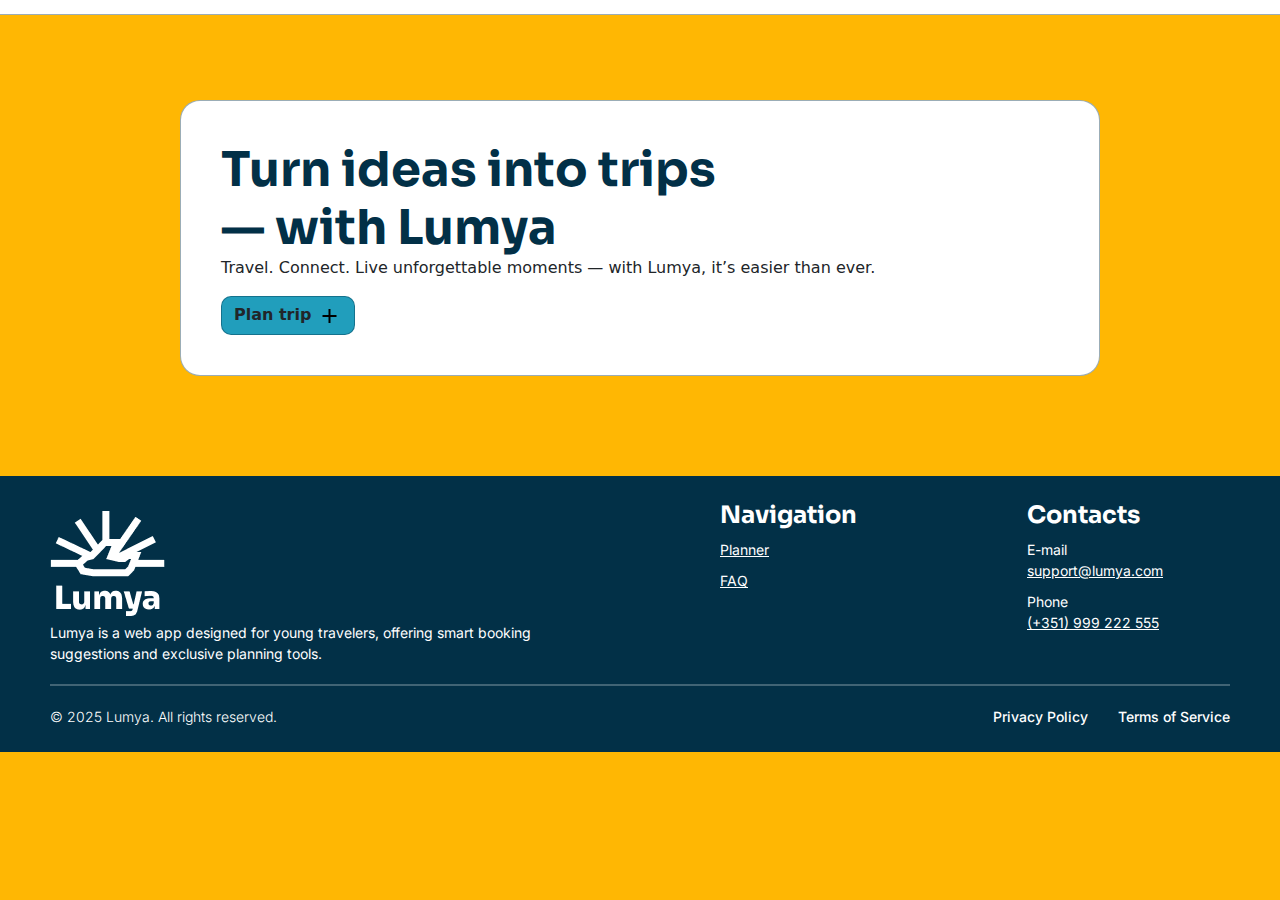
<file: index.html>
<!DOCTYPE html>
<html lang="en">
<head>
  <meta charset="UTF-8">
  <meta name="viewport" content="width=device-width, initial-scale=1.0">
  <title>Document</title>
  <link rel="preconnect" href="https://fonts.googleapis.com">
  <link rel="preconnect" href="https://fonts.gstatic.com" crossorigin>
  <link href="https://fonts.googleapis.com/css2?family=Inter:ital,opsz,wght@0,14..32,100..900;1,14..32,100..900&family=Sora:wght@100..800&display=swap" rel="stylesheet">
  <link rel="preconnect" href="https://fonts.googleapis.com">
  <link rel="preconnect" href="https://fonts.gstatic.com" crossorigin>
  <link href="https://fonts.googleapis.com/css2?family=Inter:ital,opsz,wght@0,14..32,100..900;1,14..32,100..900&family=Sora:wght@100..800&display=swap" rel="stylesheet">
  <link href="https://cdn.jsdelivr.net/npm/bootstrap@5.3.0-alpha1/dist/css/bootstrap.min.css" rel="stylesheet">

  <link rel="icon" type="image/png" href="images/logo.png">

  <!-- STYLES -->
   
  <link rel="stylesheet" href="css/index.css">
  <link rel="stylesheet" href="css/login.css">
</head>
<body>

  <nav>
  </nav>

  <main>
    <div class="planner-section">
    </div>
    
  </main>

  <footer>
    <div class="footer-top">
      <div>
        <img src="media/img/logoFooter.png">
        <div class="footer-description">
          Lumya is a web app designed for young travelers, offering smart booking suggestions and exclusive planning tools.
        </div>
      </div>
      <div class="navigation-footer">
        <h3>Navigation</h3>
        <div class="text-decoration-underline">Planner</div>
        <div class="text-decoration-underline">FAQ</div>
      </div>
      <div class="contacts-footer">
        <h3>Contacts</h3>
        <div>
          <div>E-mail</div>
          <div class="contact-info">support@lumya.com</div>
        </div>
        <div>
          <div>Phone</div>
          <div class="contact-info">(+351) 999 222 555</div>
        </div>
      </div>
      <div class="social-media d-flex flex-column">
        <div class="d-flex">
          <img src="media/icons/instagram.svg" alt="">
          <div>@lumyaApp</div>
        </div>
        <div class="d-flex">
          <img src="media/icons/youtube.svg" alt="">
          <div>LumyaApp</div>
        </div>
      </div>
    </div>

    <hr>

    <div class="bottom-footer">

      <div>&copy; 2025 Lumya. All rights reserved.</div>
      <div class="footer-links">
        <a href="">
          Privacy Policy
        </a>
        <a href="">
          Terms of Service
        </a>
      </div>
      
    </div>

  </footer>

  <!-- SCRIPT -->
  <script src="./js/init.js"></script>
  <script type="module" src="./js/views/Navbarview.js"></script>
  <script type="module" src="./js/views/LandingPageView.js"></script>

  <!-- BOOTSTRAP -->
  <script src="https://cdn.jsdelivr.net/npm/bootstrap@5.3.0-alpha1/dist/js/bootstrap.bundle.min.js"></script>
</body>
</html>
</file>
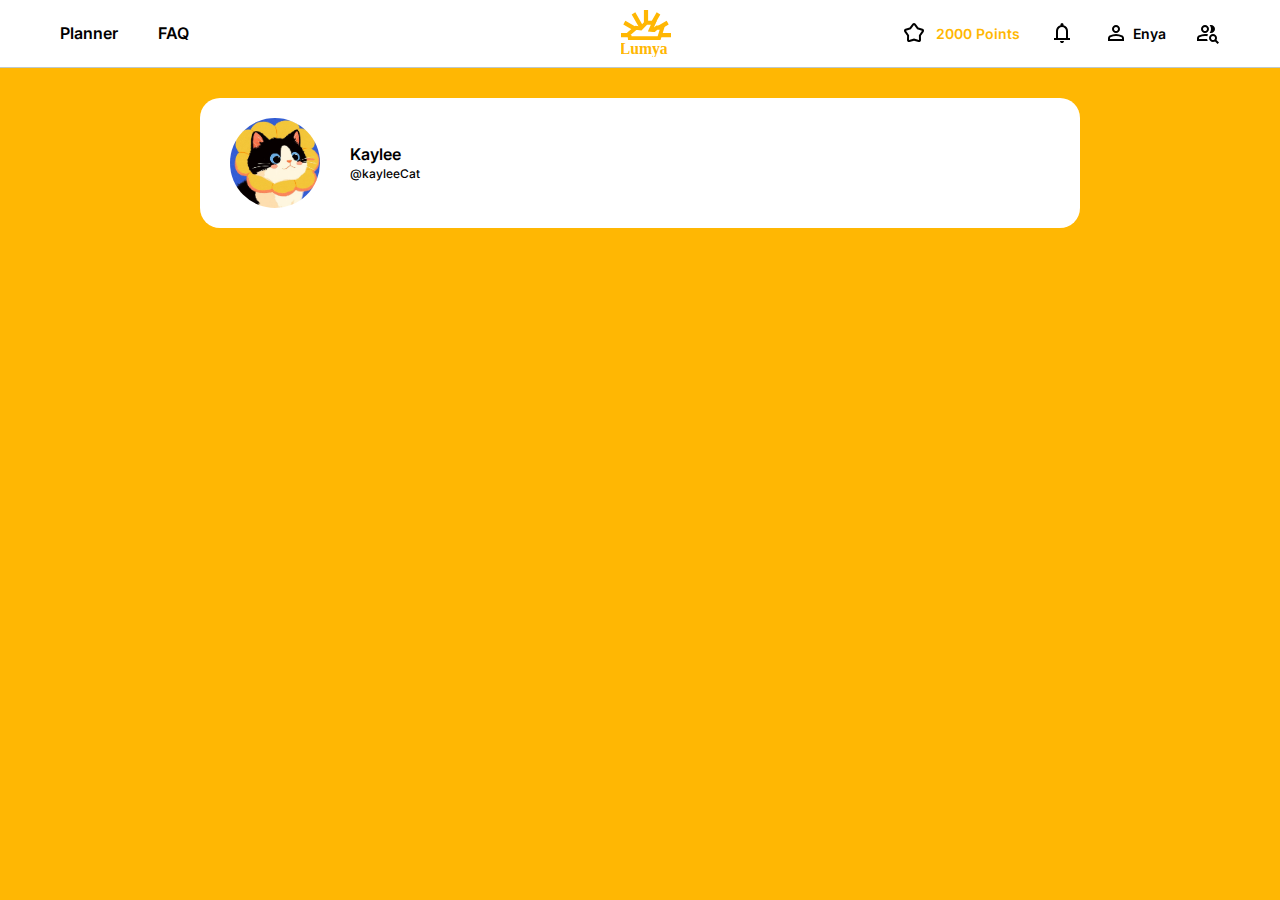
<file: profile.html>
<!DOCTYPE html>
<html lang="en">
<head>
  <meta charset="UTF-8">
  <meta name="viewport" content="width=device-width, initial-scale=1.0">
  <title>Profile</title>
  <link rel="stylesheet" href="assets/styles/profile.css">
  <link rel="preconnect" href="https://fonts.googleapis.com">
  <link rel="preconnect" href="https://fonts.gstatic.com" crossorigin>
  <link href="https://fonts.googleapis.com/css2?family=Inter:ital,opsz,wght@0,14..32,100..900;1,14..32,100..900&display=swap" rel="stylesheet">
</head>
<body>
  <nav>
    <div class="left-side-header">
      <div>Planner</div>
      <div>FAQ</div>
    </div>
    <img class="logo" src="assets/icons/logo-lumya.svg">
    <div class="right-side-header">
      <div class="points">
        <img class="nav-icons" src="assets/icons/points.svg">
        <div>2000 Points</div>
      </div>
      <img class="nav-icons" src="assets/icons/notifications.svg">
      <div class="profile">
        <img class="nav-icons" src="assets/icons/profile.svg">
        <div class="user-first-name">Enya</div>
      </div>

      <img class="nav-icons" src="assets/icons/search-users.svg">
    </div>
  </nav>

  <main>
    <div class="profile-header">
      <img class="profile-pic" src="assets/images/enya-profile-pic.jpg">
      <div class="profile-info">
        <div class="profile-name">Kaylee</div>
        <div class="profile-username">@kayleeCat</div>
      </div>
    </div>
  </main>

  <footer>

  </footer>
</body>
</html>
</file>
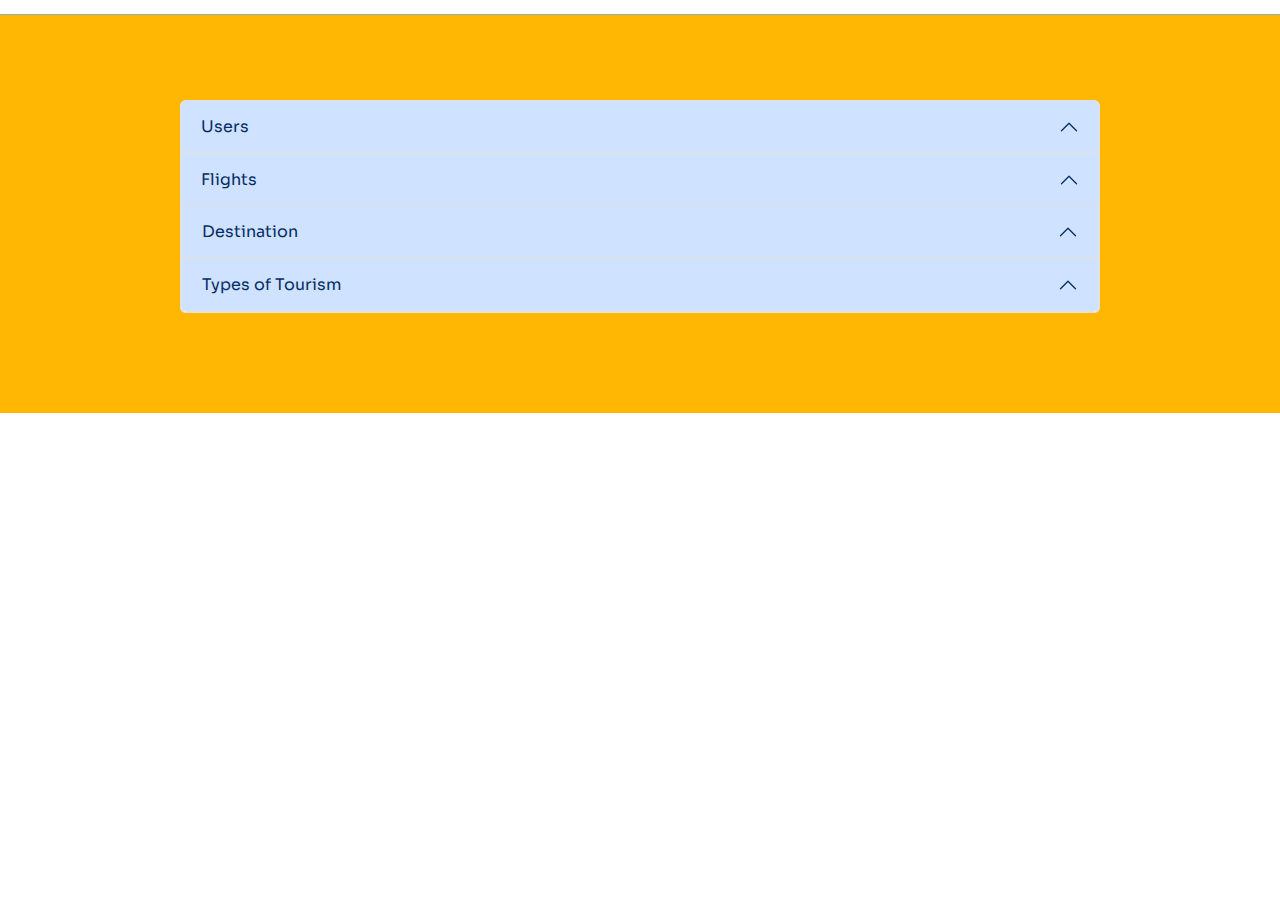
<file: html/admin.html>
<!DOCTYPE html>
<html lang="en">
<head>
  <meta charset="UTF-8">
  <meta name="viewport" content="width=device-width, initial-scale=1.0">
  <title>Admin</title>

  <!-- FONTS -->
    <!-- INTER -->
  <link rel="preconnect" href="https://fonts.googleapis.com">
  <link rel="preconnect" href="https://fonts.gstatic.com" crossorigin>
  <link href="https://fonts.googleapis.com/css2?family=Inter:ital,opsz,wght@0,14..32,100..900;1,14..32,100..900&display=swap" rel="stylesheet">

    <!-- SORA -->
  <link rel="preconnect" href="https://fonts.googleapis.com">
  <link rel="preconnect" href="https://fonts.gstatic.com" crossorigin>
  <link href="https://fonts.googleapis.com/css2?family=Inter:ital,opsz,wght@0,14..32,100..900;1,14..32,100..900&family=Sora:wght@100..800&display=swap" rel="stylesheet">

  <!--BOOTSTRAP-->
  <link href="https://cdn.jsdelivr.net/npm/bootstrap@5.3.0-alpha1/dist/css/bootstrap.min.css" rel="stylesheet">

  <!-- STYLES -->
  <link rel="stylesheet" href="/css/index.css">
  <link rel="stylesheet" href="/css/admin.css">
</head>
<body>
  <nav>
  </nav>

  <main>
    <div id="admin-tables" class="accordion">
      <!-- MANAGE USERS -->
      <div class="accordion-item">
        <h3 class="accordion-header" id="heading-manage-users">
          <button class="accordion-button" type="button" data-bs-toggle="collapse" data-bs-target="#manage-users" aria-expanded="true">
            Users
          </button>
        </h3>
        <div id="manage-users" class="accordion-collapse collapse" aria-labelledby="heading-manage-users" data-bs-parent="#admin-tables">
          <div class="accordion-body">
            <div class="top-accordion d-flex align-items-center justify-content-between">
              <div class="search d-flex">
                <img src="/media/icons/search.svg" alt="">
                <input type="text">
              </div>

              <div class="filters-create">
              </div>
            </div>


            <table class="table">
              <thead>
                <tr>
                  <th scope="col">Name</th>
                  <th scope="col">Username</th>
                  <th scope="col">E-mail</th>
                  <th scope="col">Profile Picture</th>
                  <th scope="col">Action</th>
                </tr>
              </thead>
              <tbody>
                <tr>
                  <td>Enya</td>
                  <td>@enya123</td>
                  <td>enya@gmail.com</td>
                  <td>Enya</td>
                  <td>
                    <button class="btn btn-primary" id="edit-btn">
                      <img src="/media/icons/inspect.svg" alt="">
                    </button>
                    <button class="btn btn-primary" id="edit-btn">
                      <img src="/media/icons/edit.svg" alt="">
                    </button>
                    <button class="btn btn-primary" id="delete-btn">
                      <img src="/media/icons/delete.svg" alt="">
                    </button>
                  </td>
                </tr>
              </tbody>
            </table>
            
          </div>
        </div>
      </div>

      <!-- MANAGE FLIGHTS -->
      <div class="accordion-item">
        <h3 class="accordion-header" id="heading-manage-flights">
          <button class="accordion-button" type="button" data-bs-toggle="collapse" data-bs-target="#manage-flights" aria-expanded="true">
            Flights
          </button>
        </h3>
        <div id="manage-flights" class="accordion-collapse collapse" aria-labelledby="heading-manage-flights" data-bs-parent="#admin-tables">
          <div class="accordion-body">
            <div class="top-accordion d-flex align-items-center justify-content-between">
              <div class="search d-flex" data-bs-toggle="modal" data-bs-target="#create-flight">
                <img src="/media/icons/search.svg" alt="">
                <input type="text">
              </div>

              <div class="filters-create">
                <button class="create-btn btn btn-primary d-flex" type="button" class="btn btn-primary" data-bs-toggle="modal" data-bs-target="#create-flight">
                  <img src="/media/icons/plus.svg" alt="">
                  <div>Create</div>
                </button>
              </div>
            </div>

            <!-- FLIGHTS DATA -->
            <table class="flight-table table" style="
              overflow-x: scroll;

            ">
              <thead>
                <tr>
                  <th scope="col" rowspan="2">From</th>
                  <th scope="col" rowspan="2">To</th>
                  <th scope="colgroup" colspan="2">Date-time</th>
                  <th scope="colgroup" rowspan="2">Airport</th>
                  <th scope="col" rowspan="2">Cabin</th>
                  <th scope="col" rowspan="2">Airline</th>
                  <th scope="col" rowspan="2">Price</th>
                  <th scope="col" rowspan="2">Action</th>
                </tr>
                <tr>
                  <th>Arrival</th>
                  <th>Departure</th>
                </tr>
              </thead>
              <tbody>
                <tr>
                  <td>Oporto, Portugal</td>
                  <td>Paris, France</td>
                  <td>2025-05-02 6:00</td>
                  <td>2025-05-02 7:00</td>
                  <td>Francisco Sá Carneiro Airport</td>
                  <td>Basic Economy</td>
                  <td>Ryanair</td>
                  <td>10.00</td>
                  <td class="d-flex" style="gap: 5px;">
                    <button class="btn btn-primary" id="edit-btn">
                      <img src="/media/icons/edit.svg" alt="">
                    </button>
                    <button class="btn btn-danger" id="delete-btn">
                      <img src="/media/icons/delete.svg" alt="">
                    </button>
                  </td>
                </tr>
              </tbody>
            </table>

            <!-- CREATE FLIGHT MODAL -->

            <div class="modal fade" id="create-flight" tabindex="-1" aria-labelledby="create-flight-label" aria-hidden="true">
              <div class="modal-dialog">
                <div class="modal-content">
                  <div class="modal-header">
                    <h5 class="modal-title" id="create-flight-label">
                      Create Flight
                    </h5>
                    <button type="button" class="btn-close" data-bs-dismiss="modal" aria-label="Close"></button>
                  </div>
                  <div class="modal-body">
                    <form class="d-flex flex-column justify-content-center w-100">
                      <div class="d-flex gap-2">
                        <div class="mb-3 w-100">
                          <label for="place-of-departure">
                            Place of Departure
                          </label>
                          <input class="departure-input form-control">
                        </div>
                        <div class="mb-3 w-100">
                          <label for="destination">
                            Destination
                          </label>
                          <input class="destination-input form-control">
                        </div>
                      </div>
                      <div class="d-flex gap-2 mb-3">
                        <div class="d-flex flex-column w-100">
                          <label for="date-time-departure">Schedule of Departure</label>
                          <input class="date-time-departure-input form-control" type="datetime-local" name="date-time-departure">
                        </div>
                        <div class="d-flex flex-column w-100">
                          <label for="date-time-arrival">Schedule of Arrival</label>
                          <input class="date-time-arrival-input form-control" type="datetime-local" name="date-time-arrival">
                        </div>
                      </div>
                      <div class="d-flex gap-2 mb-3">
                        <div class="d-flex flex-column w-100">
                          <label for="airport">Airport</label>
                          <input class="airport-input form-control" name="airport">
                        </div>
                      </div>
                      <div class="d-flex gap-2">
                        <div class="d-flex flex-column w-100 mb-3">
                          <label for="cabin">
                            Cabin
                          </label>
                          <select class="cabin-input form-select" name="cabin">
                            <option value="basic economy" selected>Basic Economy</option>
                            <option value="economy">Economy</option>
                            <option value="mixed">Mixed</option>
                            <option value="business">Business</option>
                          </select>
                        </div>
                        <div class="d-flex flex-column w-100 mb-3">
                          <label for="cabin">
                            Airline
                          </label>
                          <input class="airline-input form-control" name="airline">
                        </div>
                        <div class="d-flex flex-column w-100 mb-3">
                          <label for="price">
                            Price
                          </label>
                          <input class="price-input form-control" type="number" name="price" min=0>
                        </div>
                      </div>
                      <div class="d-flex flex-column w-100 mb-3">
                      <div class="modal-footer" style="padding: 0;">
                        <button class="create-flight-btn btn btn-primary w-100">Create</button>
                      </div>
                    </form>
                  </div>
                </div>
              </div>
            </div>


          </div>
        </div>
      </div>

      <!-- MANAGE DESTINATIONS -->
      <div class="accordion-item">
        <h3 class="accordion-header" id="heading-manage-destination">
          <button class="accordion-button" type="button" data-bs-toggle="collapse" data-bs-target="#manage-destination" aria-expanded="true">
            Destination
          </button>
        </h3>
        <div id="manage-destination" class="accordion-collapse collapse" aria-labelledby="heading-manage-destination" data-bs-parent="#admin-tables">
          <div class="accordion-body">
            <div class="top-accordion d-flex align-items-center justify-content-between">
              <div class="search d-flex">
                <img src="/media/icons/search.svg" alt="">
                <input type="text">
              </div>

              <div class="filters-create">
                <button class="create-btn btn btn-primary d-flex">
                  <img src="/media/icons/plus.svg" alt="">
                  <div>Create</div>
                </button>
              </div>
            </div>


            <table class="destination-table table">
              <thead>
                <tr>
                  <th scope="col">Destination</th>
                  <th scope="col">Type of Tourism</th>
                  <th scope="col">Action</th>
                </tr>
              </thead>
              <tbody>
                <tr>
                  <td>Paris, France</td>
                  <td>Film</td>
                  <td>
                    <button class="btn btn-primary" id="edit-btn">
                      <img src="/media/icons/edit.svg" alt="">
                    </button>
                    <button class="btn btn-danger" id="delete-btn">
                      <img src="/media/icons/delete.svg" alt="">
                    </button>
                  </td>
                </tr>
              </tbody>
            </table>
            
          </div>
        </div>
      </div>

      <!-- MANAGE TYPES OF TOURISM -->
      <div class="accordion-item">

        <h3 class="accordion-header" id="heading-manage-tourism-type">
          <button class="accordion-button" type="button" data-bs-toggle="collapse" data-bs-target="#manage-tourism-type" aria-expanded="true">
            Types of Tourism
          </button>
        </h3>
        
        <div id="manage-tourism-type" class="accordion-collapse collapse" aria-labelledby="heading-manage-tourism-type" data-bs-parent="#admin-tables">
          <div class="accordion-body">
            <div class="top-accordion d-flex align-items-center justify-content-between">
              <div class="search d-flex">
                <img src="/media/icons/search.svg" alt="">
                <input type="text">
              </div>

              <div class="filters-create">
                <button class="create-btn btn btn-primary d-flex" type="button" class="btn btn-primary" data-bs-toggle="modal" data-bs-target="#create-tourism-type">
                  <img src="/media/icons/plus.svg" alt="">
                  <div>Create</div>
                </button>
              </div>
            </div>


            <table class="tourism-type-table w-100">
              <thead>
                <tr>
                  <th scope="col">Type of Tourism</th>
                  <th scope="col">Image</th>
                  <th scope="col">Action</th>
                </tr>
              </thead>

              <tbody>
                <tr>
                  <td>Film</td>
                  <td>
                    <button class="btn btn-primary" id="edit-btn">
                      <img src="/media/icons/edit.svg" alt="">
                    </button>
                    <button class="tourism-type-delete-btn btn btn-danger" id="delete-btn">
                      <img src="/media/icons/delete.svg" alt="">
                    </button>
                  </td>
                </tr>
              </tbody>
            </table>
            
          </div>

            <!-- CREATE TOURISM TYPE MODAL -->

            <div class="modal fade" id="create-tourism-type" tabindex="-1" aria-labelledby="create-tourism-type-label" aria-hidden="true">
              <div class="modal-dialog">
                <div class="modal-content">
                  <div class="modal-header">
                    <h5 class="modal-title" id="create-tourism-type-label">
                      Create Tourism Type
                    </h5>
                    <button type="button" class="btn-close" data-bs-dismiss="modal" aria-label="Close"></button>
                  </div>
                  <div class="modal-body">
                    <form class="d-flex flex-column justify-content-center w-100">
                      <div class="d-flex flex-column w-100 mb-3">
                        <label for="tourism-type">
                          Type of Tourism
                        </label>
                        <input class="form-control tourism-type-name-input" name="tourism-type">
                      </div>
                      <div class="d-flex flex-column w-100 mb-3">
                        <label for="tourism-type-img">
                          Image
                        </label>
                        <input class="form-control tourism-type-img-input" name="tourism-type" type="file">
                      </div>
                      <div class="modal-footer" style="padding: 0;">
                        <button class="create-tourism-type-btn btn btn-primary w-100" type="button">Create</button>
                      </div>
                    </form>
                  </div>
                </div>
              </div>
            </div>
        </div>

      </div>

    </div>
  </main>

  <!-- SCRIPT -->
  <script type="module" src="../js/init.js"></script>
  <script type="module" src="../js/views/Navbarview.js"></script>
  <script type="module" src="../js/views/AdminView.js"></script>

  <!-- BOOTSTRAP -->
  <script src="https://cdn.jsdelivr.net/npm/bootstrap@5.3.0-alpha1/dist/js/bootstrap.bundle.min.js"></script>
</body>
</html>
</file>
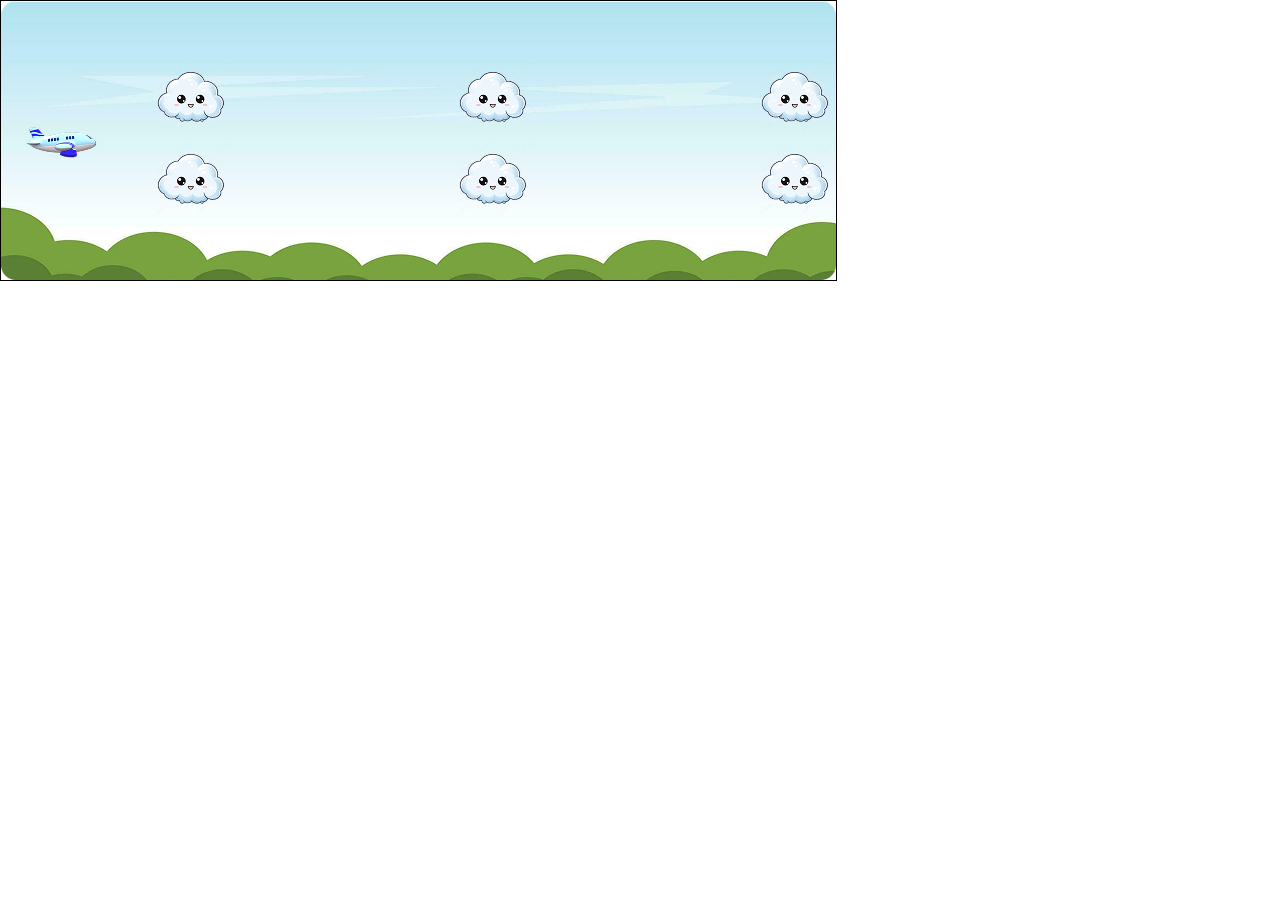
<file: html/dailyMission.html>
<!DOCTYPE html>
<html lang="en">
<head>
  <meta charset="UTF-8">
  <meta name="viewport" content="width=device-width, initial-scale=1.0">
  <title>Document</title>

  <!-- CSS -->
  <link rel="stylesheet" href="../css/dailyMission.css">
</head>
<body>
  <div class="game">
    <div class="airplane">
      <img src="../media/img/airplane.png" alt="">
    </div>
    <div class="obstacles">
      <div class="obstacles-first-line">
        <img src="../media/img/cloud.png" alt="" class="obstacle">
        <img src="../media/img/cloud.png" alt="" class="obstacle">
        <img src="../media/img/cloud.png" alt="" class="obstacle">
      </div>
      <div class="obstacles-second-line">
        <img src="../media/img/cloud.png" alt="" class="obstacle">
        <img src="../media/img/cloud.png" alt="" class="obstacle">
        <img src="../media/img/cloud.png" alt="" class="obstacle">
      </div>
    </div>

  </div>

  <script src="../js/views/DailyMissionView.js"></script>
</body>
</html>
</file>
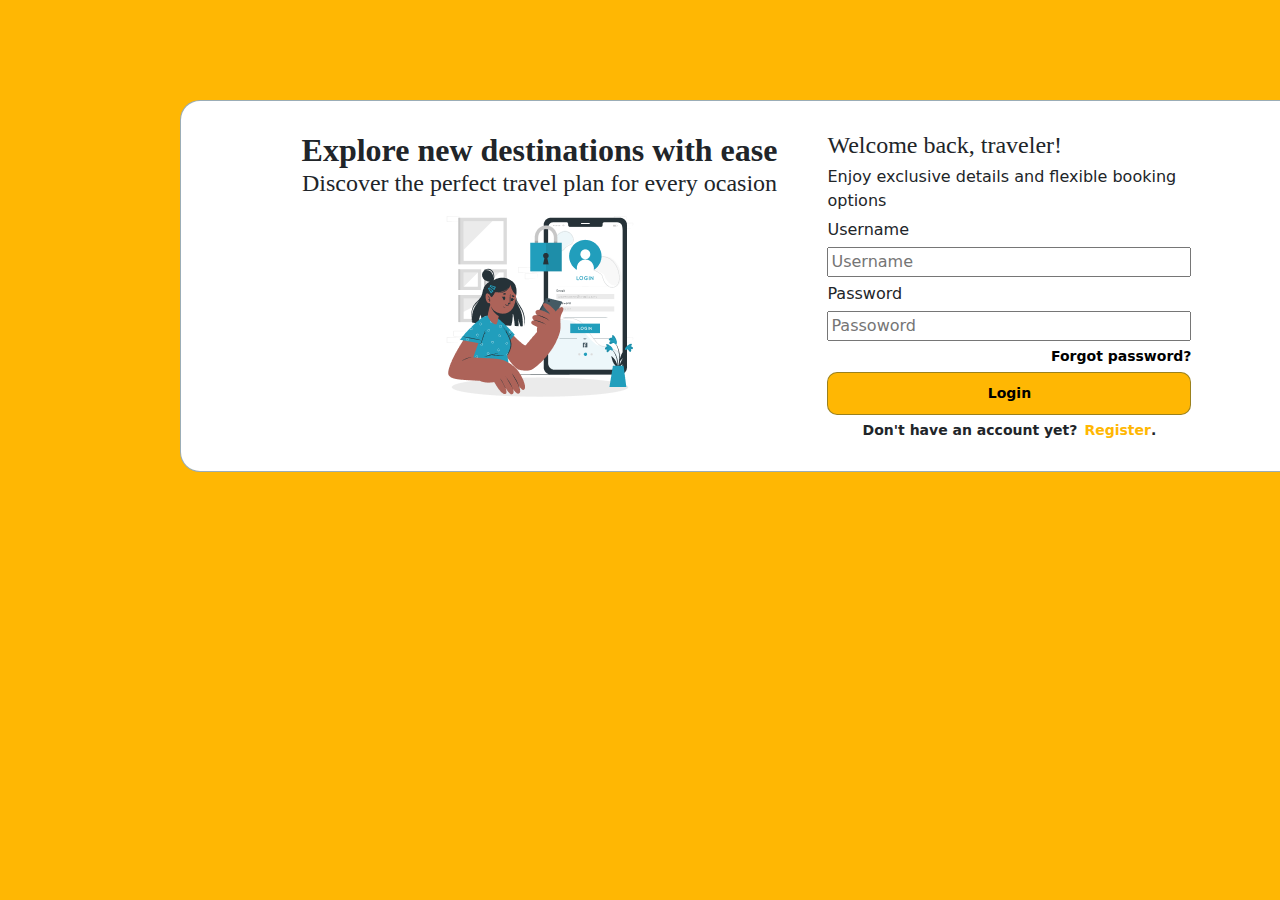
<file: html/login.html>
<!DOCTYPE html>
<html lang="en">
<head>
  <meta charset="UTF-8">
  <meta name="viewport" content="width=device-width, initial-scale=1.0">
  <title>Document</title>

  <!--BOOTSTRAP-->
  <link href="https://cdn.jsdelivr.net/npm/bootstrap@5.3.0-alpha1/dist/css/bootstrap.min.css" rel="stylesheet">

  <!--STYLES-->
  <link rel="stylesheet" href="../css/index.css">
  <link rel="stylesheet" href="../css/login.css">
</head>
<body>
  <main>
    <div class="login-container d-flex justify-content-center">
      <div class="d-flex flex-column align-items-center">
        <h1>Explore new destinations with ease</h1>
        <h3>Discover the perfect travel plan for every ocasion</h2>
        <img class="login-img" src="../media/img/login.png" alt="">
      </div>
      <div class="login-form d-flex flex-column">
        <h3 class="login-box-main-title">
          Welcome back, traveler!
        </h3>
        <div class="login-box-sub-title">
          Enjoy exclusive details and flexible booking options
        </div>
        <form class="d-flex flex-column">
          <label for="username">
            Username
          </label>
          <input type="text" placeholder="Username">
          <label for="password">
            Password
          </label>
          <input type="password" placeholder="Passoword">
          <a class="forgot-password-link d-flex justify-content-end" href="#">Forgot password?</a>
          <button class="login-btn">
            Login
          </button>
          <div class="register-link d-flex justify-content-center">
            Don't have an account yet?&ensp;<a href="#">Register </a>.
          </div>
        </form>
        
      </div>

    </div>
  </main>
  

  <!-- BOOTSTRAP -->
  <script src="https://cdn.jsdelivr.net/npm/bootstrap@5.3.0/dist/js/bootstrap.bundle.min.js"></script>
</body>
</html>
</file>
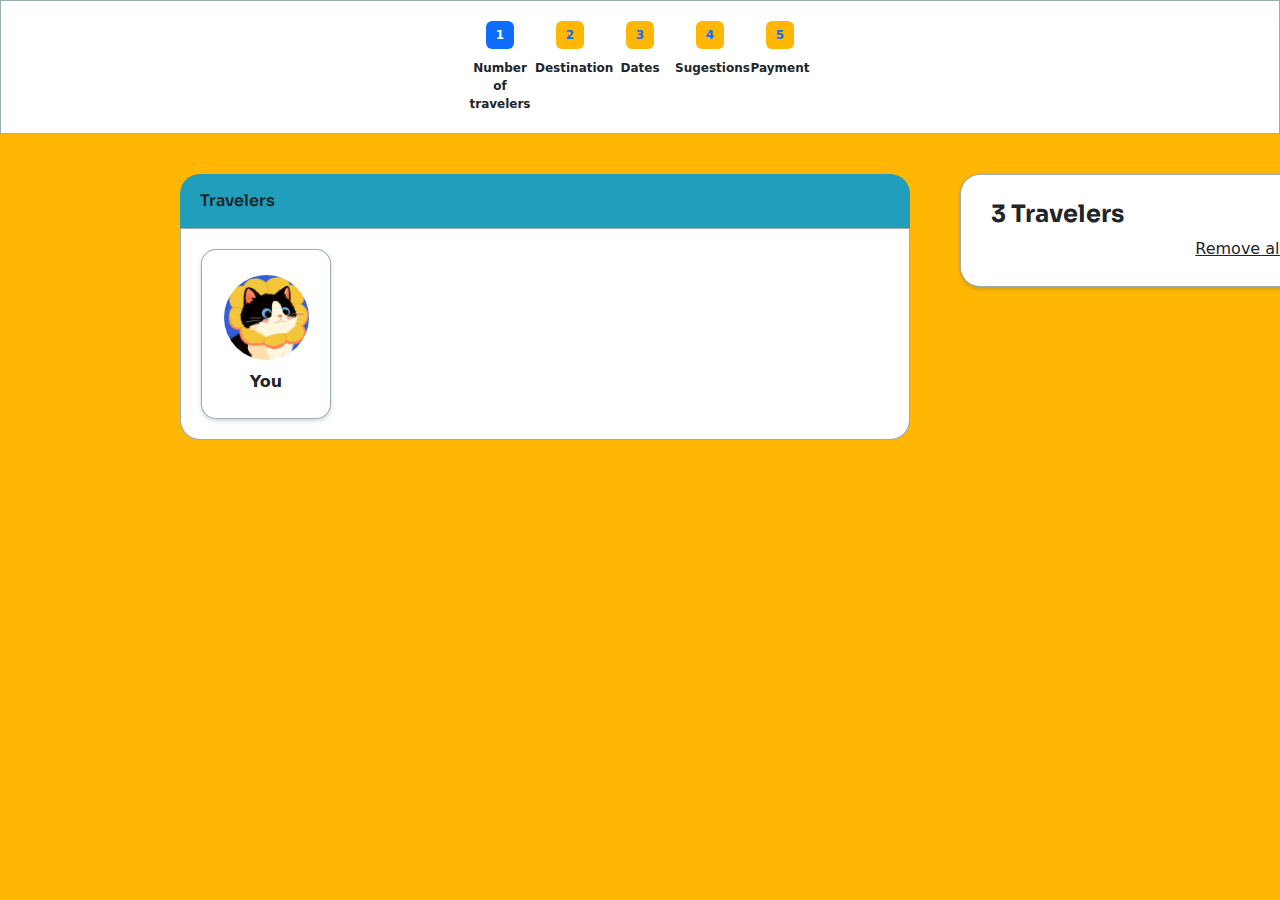
<file: html/planner.html>
<!DOCTYPE html>
<html lang="en">
<head>
  <meta charset="UTF-8">
  <meta name="viewport" content="width=device-width, initial-scale=1.0">
  <title>Document</title>
  <link rel="preconnect" href="https://fonts.googleapis.com">
  <link rel="preconnect" href="https://fonts.gstatic.com" crossorigin>
  <link href="https://fonts.googleapis.com/css2?family=Inter:ital,opsz,wght@0,14..32,100..900;1,14..32,100..900&family=Sora:wght@100..800&display=swap" rel="stylesheet">
  <link rel="preconnect" href="https://fonts.googleapis.com">
  <link rel="preconnect" href="https://fonts.gstatic.com" crossorigin>
  <link href="https://fonts.googleapis.com/css2?family=Inter:ital,opsz,wght@0,14..32,100..900;1,14..32,100..900&family=Sora:wght@100..800&display=swap" rel="stylesheet">
  <link href="https://cdn.jsdelivr.net/npm/bootstrap@5.3.0-alpha1/dist/css/bootstrap.min.css" rel="stylesheet">

   <!--BOOTSTRAP-->
  <link href="https://cdn.jsdelivr.net/npm/bootstrap@5.3.0-alpha1/dist/css/bootstrap.min.css" rel="stylesheet">

  <!--STYLES-->
  <link rel="stylesheet" href="../css/planner.css">
  <link rel="stylesheet" href="../css/index.css">

</head>

<body>

  <!-- STEPS NAVIGATION -->
  <div class="steps-nav tab-list nav nav-pills">
    <div class="steps-box">
      <button class="steps-btn nav-link active" data-bs-toggle="pill" data-bs-target="#step-one" role="tab" aria-selected="true">1</button>
      <div class="step-title">Number of travelers</div>
    </div>
    <div class="steps-box">
      <button class="steps-btn nav-link" data-bs-toggle="pill" data-bs-target="#step-two" role="tab" aria-selected="false">2</button>
      <div class="step-title">Destination</div>
    </div>
    <div class="steps-box">
      <button class="steps-btn nav-link" data-bs-toggle="pill" data-bs-target="#step-three" role="tab" aria-selected="false">3</button>
      <div class="step-title">Dates</div>
    </div>
    <div class="steps-box">
      <button class="steps-btn nav-link" data-bs-toggle="pill" data-bs-target="#step-four" role="tab" aria-selected="false">4</button>
      <div class="step-title">Sugestions</div>
    </div>
    <div class="steps-box">
      <button class="steps-btn nav-link" data-bs-toggle="pill" data-bs-target="#step-five" role="tab" aria-selected="false">5</button>
      <div class="step-title">Payment</div>
    </div>
  </div>

  <!-- TAB CONTENTS -->

  <div class="tab-content nav nav-pills" role="tablist">

  <!-- STEP ONE -->
    <div class="tab-pane show active" id="step-one" role="tabpanel">
      <div class="travelers-section">
        <div class="travelers-title">
          Travelers
        </div>
        <div class="travelers">
          <div class="traveler-card">
            <div class="traveler-pic">
              <img src="../media/img/profile-pic.jpg" alt="">
            </div>
            <div class="traveler-name">You</div>
          </div>
        </div>
      </div>
      <div class="travelers-quantity">
        <h3 class="travelers-count">
          3 Travelers
        </h3>
        <div class="remove-all-travelers">
          Remove all
        </div>
      </div>
    </div>

  <!-- STEP TWO -->
    <div class="tab-pane" id="step-two" role="tabpanel">
      <div class="destination d-flex flex-column nav">
        <div class="place-of-departure-section d-flex flex-column">
          <label for="place-of-departure">Place of departure &ast; </label>
          <input class="place-of-departure" type="text" name="place-of-departure" placeholder="Porto, Portugal">
        </div>
        <div class="tourism-type-top-section d-flex">
          <label for="tourism-type">Select a type of tourism</label>
          <button type="button" class="random-btn btn btn-primary">
            <div class="random-icon">
              <img src="../media/icons/random.svg" alt="">
            </div>
            <div class="random-text">random</div>
          </button>
        </div>

        <div class="destination-top-section d-flex">
          <label for="select-destination">Select a destination &ast; </label>
          <button type="button" class="random-btn btn btn-primary">
            <div class="random-icon">
              <img src="../media/icons/random.svg" alt="">
            </div>
            <div class="random-text">random</div>
          </button>
        </div>
        <div class="destination-selection">

        </div>

      </div>
    </div>

  <!-- STEP FOUR -->
    <div class="tab-pane" id="step-four" role="tabpanel">
      <div class="sugestions d-flex">
        <div class="filters d-flex flex-column">
          <label for="price" class="form-label">Price</label>
          <input type="range" class="form-range" id="price">

          <label class="flight-type">
            Flight type
          </label>
          <input type="checkbox" class="btn-check" name="" id="one-way" autocomplete="off">
          <label class="btn btn-outline-primary" for="one-way">One way</label>

          <input type="checkbox" class="btn-check" name="" id="round-trip" autocomplete="off">
          <label class="btn btn-outline-primary" for="round-trip">Round trip</label>

          <label for="cabin" class="cabin-filter">
            Cabin
          </label>

          <input type="checkbox" class="btn-check" name="" id="basic-economy" autocomplete="off">
          <label class="btn btn-outline-primary" for="basic-economy">Basic Economy</label>

          <input type="checkbox" class="btn-check" name="" id="economy" autocomplete="off">
          <label class="btn btn-outline-primary" for="economy">Economy</label>

          <input type="checkbox" class="btn-check" name="" id="business" autocomplete="off">
          <label class="btn btn-outline-primary" for="business">Business</label>

          <input type="checkbox" class="btn-check" name="" id="mixed" autocomplete="off">
          <label class="btn btn-outline-primary" for="mixed">Mixed</label>
        </div>

        <div class="sugestions-cards d-flex flex-column align-items-center">
          <div class="sugestions-grid row">
            <div class="flight-card d-flex flex-column">
              <h3 class="flight-destination">
                Paris, France
              </h3>
              <div class="flight-info">
                <div class="flight-take-off">
                  <div class="time">
                    6:30 - 7:39
                  </div>
                  <div class="airport">
                    Francisco Sá Carneiro Airport
                  </div>
                </div>
              </div>
              <div class="flight-bottom d-flex align-items-center">
                <div class="price-cabin">
                  <div class="price">
                    10.00 €
                  </div>
                  <div class="cabin-sugestion">
                    Basic Economy
                  </div>
                </div>
                <div class="favorite-select d-flex align-items-center">
                  <div class="favorite">
                    <img src="../media/icons/favorite.svg" alt="">
                  </div>
                  <div class="select-btn btn btn-primary">Select</div>
                </div>

              </div>
            </div>
            <div class="flight-card d-flex flex-column">
              <h3 class="flight-destination">
                Paris, France
              </h3>
              <div class="flight-info">
                <div class="flight-take-off">
                  <div class="time">
                    6:30 - 7:39
                  </div>
                  <div class="airport">
                    Francisco Sá Carneiro Airport
                  </div>
                </div>
              </div>
              <div class="flight-bottom d-flex align-items-center">
                <div class="price-cabin">
                  <div class="price">
                    10.00 €
                  </div>
                  <div class="cabin-sugestion">
                    Basic Economy
                  </div>
                </div>
                <div class="favorite-select d-flex align-items-center">
                  <div class="favorite">
                    <img src="../media/icons/favorite.svg" alt="">
                  </div>
                  <div class="select-btn btn btn-primary">Select</div>
                </div>

              </div>
            </div>
            <div class="flight-card d-flex flex-column">
              <h3 class="flight-destination">
                Paris, France
              </h3>
              <div class="flight-info">
                <div class="flight-take-off">
                  <div class="time">
                    6:30 - 7:39
                  </div>
                  <div class="airport">
                    Francisco Sá Carneiro Airport
                  </div>
                </div>
              </div>
              <div class="flight-bottom d-flex align-items-center">
                <div class="price-cabin">
                  <div class="price">
                    10.00 €
                  </div>
                  <div class="cabin-sugestion">
                    Basic Economy
                  </div>
                </div>
                <div class="favorite-select d-flex align-items-center">
                  <div class="favorite">
                    <img src="../media/icons/favorite.svg" alt="">
                  </div>
                  <div class="select-btn btn btn-primary">Select</div>
                </div>

              </div>
            </div>
            <div class="flight-card d-flex flex-column">
              <h3 class="flight-destination">
                Paris, France
              </h3>
              <div class="flight-info">
                <div class="flight-take-off">
                  <div class="time">
                    6:30 - 7:39
                  </div>
                  <div class="airport">
                    Francisco Sá Carneiro Airport
                  </div>
                </div>
              </div>
              <div class="flight-bottom d-flex align-items-center">
                <div class="price-cabin">
                  <div class="price">
                    10.00 €
                  </div>
                  <div class="cabin-sugestion">
                    Basic Economy
                  </div>
                </div>
                <div class="favorite-select d-flex align-items-center">
                  <div class="favorite">
                    <img src="../media/icons/favorite.svg" alt="">
                  </div>
                  <div class="select-btn btn btn-primary">Select</div>
                </div>

              </div>
            </div>
            <div class="flight-card d-flex flex-column">
              <h3 class="flight-destination">
                Paris, France
              </h3>
              <div class="flight-info">
                <div class="flight-take-off">
                  <div class="time">
                    6:30 - 7:39
                  </div>
                  <div class="airport">
                    Francisco Sá Carneiro Airport
                  </div>
                </div>
              </div>
              <div class="flight-bottom d-flex align-items-center">
                <div class="price-cabin">
                  <div class="price">
                    10.00 €
                  </div>
                  <div class="cabin-sugestion">
                    Basic Economy
                  </div>
                </div>
                <div class="favorite-select d-flex align-items-center">
                  <div class="favorite">
                    <img src="../media/icons/favorite.svg" alt="">
                  </div>
                  <div class="select-btn btn btn-primary">Select</div>
                </div>

              </div>
            </div>
            <div class="flight-card d-flex flex-column">
              <h3 class="flight-destination">
                Paris, France
              </h3>
              <div class="flight-info">
                <div class="flight-take-off">
                  <div class="time">
                    6:30 - 7:39
                  </div>
                  <div class="airport">
                    Francisco Sá Carneiro Airport
                  </div>
                </div>
              </div>
              <div class="flight-bottom d-flex align-items-center">
                <div class="price-cabin">
                  <div class="price">
                    10.00 €
                  </div>
                  <div class="cabin-sugestion">
                    Basic Economy
                  </div>
                </div>
                <div class="favorite-select d-flex align-items-center">
                  <div class="favorite">
                    <img src="../media/icons/favorite.svg" alt="">
                  </div>
                  <div class="select-btn btn btn-primary">Select</div>
                </div>

              </div>
            </div>
            <div class="flight-card d-flex flex-column">
              <h3 class="flight-destination">
                Paris, France
              </h3>
              <div class="flight-info">
                <div class="flight-take-off">
                  <div class="time">
                    6:30 - 7:39
                  </div>
                  <div class="airport">
                    Francisco Sá Carneiro Airport
                  </div>
                </div>
              </div>
              <div class="flight-bottom d-flex align-items-center">
                <div class="price-cabin">
                  <div class="price">
                    10.00 €
                  </div>
                  <div class="cabin-sugestion">
                    Basic Economy
                  </div>
                </div>
                <div class="favorite-select d-flex align-items-center">
                  <div class="favorite">
                    <img src="../media/icons/favorite.svg" alt="">
                  </div>
                  <div class="select-btn btn btn-primary">Select</div>
                </div>

              </div>
            </div>
            <div class="flight-card d-flex flex-column">
              <h3 class="flight-destination">
                Paris, France
              </h3>
              <div class="flight-info">
                <div class="flight-take-off">
                  <div class="time">
                    6:30 - 7:39
                  </div>
                  <div class="airport">
                    Francisco Sá Carneiro Airport
                  </div>
                </div>
              </div>
              <div class="flight-bottom d-flex align-items-center">
                <div class="price-cabin">
                  <div class="price">
                    10.00 €
                  </div>
                  <div class="cabin-sugestion">
                    Basic Economy
                  </div>
                </div>
                <div class="favorite-select d-flex align-items-center">
                  <div class="favorite">
                    <img src="../media/icons/favorite.svg" alt="">
                  </div>
                  <div class="select-btn btn btn-primary">Select</div>
                </div>
              </div>
            </div>
            <div class="flight-card d-flex flex-column">
              <h3 class="flight-destination">
                Paris, France
              </h3>
              <div class="flight-info">
                <div class="flight-take-off">
                  <div class="time">
                    6:30 - 7:39
                  </div>
                  <div class="airport">
                    Francisco Sá Carneiro Airport
                  </div>
                </div>
              </div>
              <div class="flight-bottom d-flex align-items-center">
                <div class="price-cabin">
                  <div class="price">
                    10.00 €
                  </div>
                  <div class="cabin-sugestion">
                    Basic Economy
                  </div>
                </div>
                <div class="favorite-select d-flex align-items-center">
                  <div class="favorite">
                    <img src="../media/icons/favorite.svg" alt="">
                  </div>
                  <div class="select-btn btn btn-primary">Select</div>
                </div>
              </div>
            </div>
          </div>
          <ul class="pagination">
            <li class="page-item">
              <a href="#" class="page-link">&lt;</a>
            </li>
            <li class="page-item">
              <a href="#" class="page-link">1</a>
            </li>
            <li class="page-item">
              <a href="#" class="page-link">2</a>
            </li>
            <li class="page-item">
              <a href="#" class="page-link">2</a>
            </li>
            <li class="page-item">
              <a href="#" class="page-link">&gt;</a>
            </li>
          </ul>
        </div>
      </div>
    </div>
  </div>

  <script src="https://cdn.jsdelivr.net/npm/bootstrap@5.3.0/dist/js/bootstrap.bundle.min.js"></script>

</body>

</html>
</file>
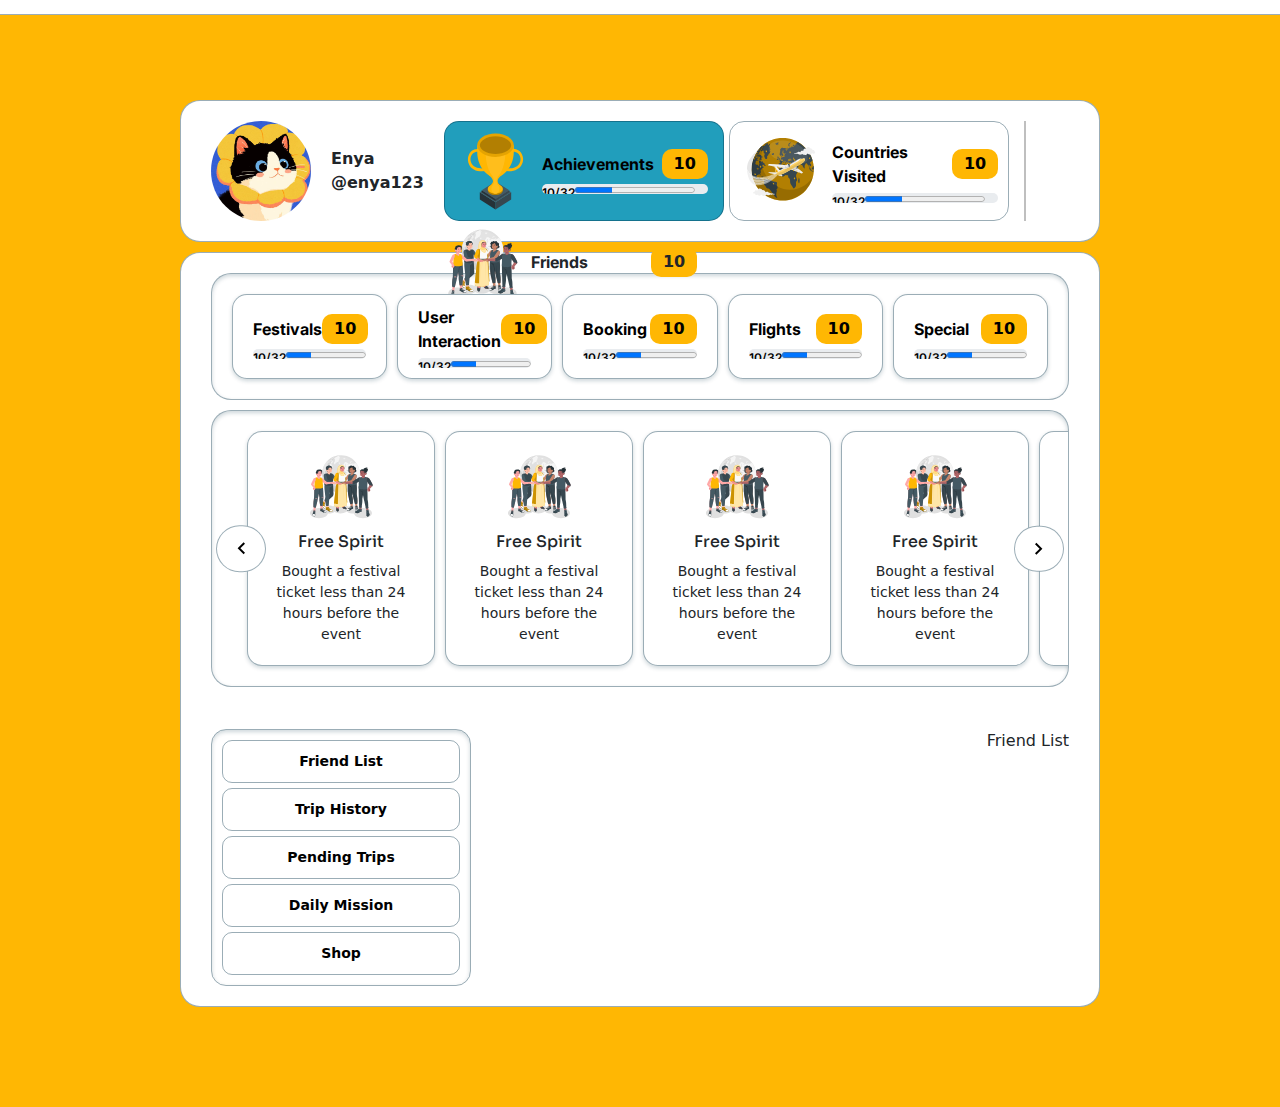
<file: html/profile.html>
<!DOCTYPE html>
<html lang="en">
<head>
  <meta charset="UTF-8">
  <meta name="viewport" content="width=device-width, initial-scale=1.0">
  <title>Document</title>
  <link rel="preconnect" href="https://fonts.googleapis.com">
  <link rel="preconnect" href="https://fonts.gstatic.com" crossorigin>
  <link href="https://fonts.googleapis.com/css2?family=Inter:ital,opsz,wght@0,14..32,100..900;1,14..32,100..900&family=Sora:wght@100..800&display=swap" rel="stylesheet">
  
  <link rel="icon" type="image/png" href="media/img/logo.png">

  <!-- FONTS -->
    <!-- INTER -->
  <link rel="preconnect" href="https://fonts.googleapis.com">
  <link rel="preconnect" href="https://fonts.gstatic.com" crossorigin>
  <link href="https://fonts.googleapis.com/css2?family=Inter:ital,opsz,wght@0,14..32,100..900;1,14..32,100..900&display=swap" rel="stylesheet">

    <!-- SORA -->
  <link rel="preconnect" href="https://fonts.googleapis.com">
  <link rel="preconnect" href="https://fonts.gstatic.com" crossorigin>
  <link href="https://fonts.googleapis.com/css2?family=Inter:ital,opsz,wght@0,14..32,100..900;1,14..32,100..900&family=Sora:wght@100..800&display=swap" rel="stylesheet">

  <!--BOOTSTRAP-->
  <link href="https://cdn.jsdelivr.net/npm/bootstrap@5.3.0-alpha1/dist/css/bootstrap.min.css" rel="stylesheet">

  <!--STYLES-->
  <link rel="stylesheet" href="../css/index.css">
  <link rel="stylesheet" href="../css/profile.css">

</head>
<body>
  <nav>
  </nav>

  <main>
    <div class="profile-header">
      
      <div class="profile-box">
        <div class="profile-pic">
          <img src="../media/img/profile-pic.jpg" alt="">
        </div>
        <div class="profile-info">
          <div>Enya</div>
          <div>@enya123</div>
        </div>
      </div>

      <div class="collectables nav nav-pills" role="tablist">
        <button class="achievements show active" data-bs-toggle="pill" data-bs-target="#achievements" role="tab" aria-selected="true">
          <div class="img-container">
            <img src="../media/icons/trophy.svg" alt="">
          </div>
          <div class="achievements-right">
            <div class="achievement-title-box">
              <div class="achievements-title">Achievements</div>
              <div class="achievements-total">10</div>
            </div>
            <div class="progress">
              <div class="progress-value">10/32</div>
              <progress value="10" max="32"></progress>
            </div>
          </div>

        </button>
        <button class="countries-visited" data-bs-toggle="pill" data-bs-target="#countries-visited" role="tab" aria-selected="false">
          <div class="img-container">
            <img src="../media/icons/countries-visited.svg" alt="">
          </div>

            <div class="achievements-right">
              <div class="achievement-title-box">
                <div class="countries-visited-title">Countries Visited</div>
                <div class="countries-visited-total">10</div>
              </div>
              <div class="progress">
                <div class="progress-value">10/32</div>
                <progress value="10" max="32"></progress>
              </div>
            </div>
        </button>
        <hr class="div-header">
        <div class="total-friends">
          <div class="img-container">
            <img src="../media/icons/friendsTotal.svg" alt="">
          </div>
          <div class="achievement-title-box">
            <div class="total-friends-title">Friends</div>
            <div class="total-friends-count">10</div>
          </div>
        </div>
      </div>
    </div>
    
    <div class="profile-main">
      <div class="collectibles-content tab-content">

        <div class="achievement-content tab-pane fade show active" id="achievements" role="tabpanel">
          <div class="achievements-section nav nav-pills" role="tablist">
            <button class="achievements-categories" data-bs-toggle="pill" data-bs-target="#festivals-achievements" role="tab" aria-selected="true">
              <div class="achievement-title-box">
                <div class="countries-visited-title">Festivals</div>
                <div class="countries-visited-total">10</div>
              </div>
              <div class="progress">
                <div class="progress-value">10/32</div>
                <progress value="10" max="32"></progress>
              </div>
            </button>
            <button class="achievements-categories" data-bs-toggle="pill" data-bs-target="#user-interaction-achievements" role="tab" aria-selected="false">
              <div class="achievement-title-box">
                <div class="countries-visited-title">User Interaction</div>
                <div class="countries-visited-total">10</div>
              </div>
              <div class="progress">
                <div class="progress-value">10/32</div>
                <progress value="10" max="32"></progress>
              </div>
            </button>
            <button class="achievements-categories" data-bs-toggle="pill" data-bs-target="#booking-achievements" role="tab" aria-selected="false">
              <div class="achievement-title-box">
                <div class="countries-visited-title">Booking</div>
                <div class="countries-visited-total">10</div>
              </div>
              <div class="progress">
                <div class="progress-value">10/32</div>
                <progress value="10" max="32"></progress>
              </div>
            </button>
            <button class="achievements-categories" data-bs-toggle="pill" data-bs-target="#flight-achievements" role="tab" aria-selected="false">
              <div class="achievement-title-box">
                <div class="countries-visited-title">Flights</div>
                <div class="countries-visited-total">10</div>
              </div>
              <div class="progress">
                <div class="progress-value">10/32</div>
                <progress value="10" max="32"></progress>
              </div>
            </button>
            <button class="achievements-categories" data-bs-toggle="pill" data-bs-target="#special-achievements" role="tab" aria-selected="false">
              <div class="achievement-title-box">
                <div class="countries-visited-title">Special</div>
                <div class="countries-visited-total">10</div>
              </div>
              <div class="progress">
                <div class="progress-value">10/32</div>
                <progress value="10" max="32"></progress>
              </div>
            </button>
          </div>

          <div class="tab-content achievements-cards-category-content" role="tablist">
            <div class="scroll-btns">
              <div class="scroll-btn-left">
                <img src="../media/icons/arrow.svg" alt="" class="arrow-right">
              </div>
              <div class="scroll-btn-right">
                <img src="../media/icons/arrow.svg" alt="" class="arrow-right">
              </div>
            </div>
            <div class="tab-pane show active" id="festivals-achievements" role="tabpanel">
              <div class="achievement-cards-section d-flex">
                <div class="achievement-card">
                  <div class="img-container">
                    <img src="../media/icons/friendsTotal.svg" alt="">
                  </div>
                  <h3>Free Spirit</h3>
                  <p>Bought a festival ticket less than 24 hours before the event</p>
                </div>
                <div class="achievement-card">
                  <div class="img-container">
                    <img src="../media/icons/friendsTotal.svg" alt="">
                  </div>
                  <h3>Free Spirit</h3>
                  <p>Bought a festival ticket less than 24 hours before the event</p>
                </div>
                <div class="achievement-card">
                  <div class="img-container">
                    <img src="../media/icons/friendsTotal.svg" alt="">
                  </div>
                  <h3>Free Spirit</h3>
                  <p>Bought a festival ticket less than 24 hours before the event</p>
                </div>
                <div class="achievement-card">
                  <div class="img-container">
                    <img src="../media/icons/friendsTotal.svg" alt="">
                  </div>
                  <h3>Free Spirit</h3>
                  <p>Bought a festival ticket less than 24 hours before the event</p>
                </div>
                <div class="achievement-card">
                  <div class="img-container">
                    <img src="../media/icons/friendsTotal.svg" alt="">
                  </div>
                  <h3>Free Spirit</h3>
                  <p>Bought a festival ticket less than 24 hours before the event</p>
                </div>
                <div class="achievement-card">
                  <div class="img-container">
                    <img src="../media/icons/friendsTotal.svg" alt="">
                  </div>
                  <h3>Free Spirit</h3>
                  <p>Bought a festival ticket less than 24 hours before the event</p>
                </div>
                <div class="achievement-card">
                  <div class="img-container">
                    <img src="../media/icons/friendsTotal.svg" alt="">
                  </div>
                  <h3>Free Spirit</h3>
                  <p>Bought a festival ticket less than 24 hours before the event</p>
                </div>
                <div class="achievement-card">
                  <div class="img-container">
                    <img src="../media/icons/friendsTotal.svg" alt="">
                  </div>
                  <h3>Free Spirit</h3>
                  <p>Bought a festival ticket less than 24 hours before the event</p>
                </div>
                <div class="achievement-card">
                  <div class="img-container">
                    <img src="../media/icons/friendsTotal.svg" alt="">
                  </div>
                  <h3>Free Spirit</h3>
                  <p>Bought a festival ticket less than 24 hours before the event</p>
                </div>
                <div class="achievement-card">
                  <div class="img-container">
                    <img src="../media/icons/friendsTotal.svg" alt="">
                  </div>
                  <h3>Free Spirit</h3>
                  <p>Bought a festival ticket less than 24 hours before the event</p>
                </div>
              </div>
            </div>
            <div class="tab-pane" id="user-interaction-achievements" role="tabpanel">
              <div class="achievement-cards-section d-flex">
                <div class="achievement-card">
                  <div class="img-container">
                    <img src="../media/icons/friendsTotal.svg" alt="">
                  </div>
                  <h3>User Interaction</h3>
                  <p>Bought a festival ticket less than 24 hours before the event</p>
                </div>
              </div>
            </div>
            <div class="tab-pane" id="booking-achievements" role="tabpanel">
              <div class="achievement-cards-section d-flex">
                <div class="achievement-card">
                  <div class="img-container">
                    <img src="../media/icons/friendsTotal.svg" alt="">
                  </div>
                  <h3>Booking</h3>
                  <p>Bought a festival ticket less than 24 hours before the event</p>
                </div>
              </div>
            </div>
            <div class="tab-pane" id="flight-achievements" role="tabpanel">
              <div class="achievement-cards-section d-flex">
                <div class="achievement-card">
                  <div class="img-container">
                    <img src="../media/icons/friendsTotal.svg" alt="">
                  </div>
                  <h3>Flights</h3>
                  <p>Bought a festival ticket less than 24 hours before the event</p>
                </div>
              </div>
            </div>
            <div class="tab-pane" id="special-achievements" role="tabpanel">
              <div class="achievement-cards-section d-flex" >
                <div class="achievement-card">
                  <div class="img-container">
                    <img src="../media/icons/friendsTotal.svg" alt="">
                  </div>
                  <h3>Special</h3>
                  <p>Bought a festival ticket less than 24 hours before the event</p>
                </div>
              </div>
            </div>
          </div>

        </div>

        <div class="countries-visited-content tab-pane fade" id="countries-visited" role="tabpanel">

          <div class="achievements-section" role="tablist">
            <button class="achievements-categories" data-bs-toggle="pill" data-bs-target="#asia-category" role="tab">
              <div class="achievement-title-box">
                <div class="countries-visited-title">Asia</div>
                <div class="countries-visited-total">10</div>
              </div>
              <div class="progress">
                <div class="progress-value">10/32</div>
                <progress value="10" max="32"></progress>
              </div>
            </button>
            <button class="achievements-categories" data-bs-toggle="pill" data-bs-target="#europe-category" role="tab">
              <div class="achievement-title-box">
                <div class="countries-visited-title">Europe</div>
                <div class="countries-visited-total">10</div>
              </div>
              <div class="progress">
                <div class="progress-value">10/32</div>
                <progress value="10" max="32"></progress>
              </div>
            </button>
            <button class="achievements-categories" data-bs-toggle="pill" data-bs-target="#africa-category" role="tab">
              <div class="achievement-title-box">
                <div class="countries-visited-title">Africa</div>
                <div class="countries-visited-total">10</div>
              </div>
              <div class="progress">
                <div class="progress-value">10/32</div>
                <progress value="10" max="32"></progress>
              </div>
            </button>
            <button class="achievements-categories" data-bs-toggle="pill" data-bs-target="#south-america-category" role="tab">
              <div class="achievement-title-box">
                <div class="countries-visited-title">South America</div>
                <div class="countries-visited-total">10</div>
              </div>
              <div class="progress">
                <div class="progress-value">10/32</div>
                <progress value="10" max="32"></progress>
              </div>
            </button>
            <button class="achievements-categories" data-bs-toggle="pill" data-bs-target="#north-america-category" role="tab">
              <div class="achievement-title-box">
                <div class="countries-visited-title">North America</div>
                <div class="countries-visited-total">10</div>
              </div>
              <div class="progress">
                <div class="progress-value">10/32</div>
                <progress value="10" max="32"></progress>
              </div>
            </button>
            <button class="achievements-categories" data-bs-toggle="pill" data-bs-target="#oceania-category" role="tab">
              <div class="achievement-title-box">
                <div class="countries-visited-title">North America</div>
                <div class="countries-visited-total">10</div>
              </div>
              <div class="progress">
                <div class="progress-value">10/32</div>
                <progress value="10" max="32"></progress>
              </div>
            </button>
          </div>

          <div class="tab-content achievements-cards-category-content" role="tablist">
            <div class="achievement-cards-section tab-pane show active" id="asia-category" role="tabpanel">
              <div class="achievement-card country">
                <div class="img-container">
                  <img src="../media/img/japan-flag.png" alt="">
                </div>
                <h3>Japan</h3>
              </div>
            </div>
            <div class="achievement-cards-section tab-pane" id="europe-category" role="tabpanel">
              <div class="achievement-card">
                <div class="img-container">
                  <img src="../media/icons/friendsTotal.svg" alt="">
                </div>
                <h3>Europe</h3>
                <p>Bought a festival ticket less than 24 hours before the event</p>
              </div>
            </div>
            <div class="achievement-cards-section tab-pane" id="africa-category" role="tabpanel">
              <div class="achievement-card">
                <div class="img-container">
                  <img src="../media/icons/friendsTotal.svg" alt="">
                </div>
                <h3>Africa</h3>
                <p>Bought a festival ticket less than 24 hours before the event</p>
              </div>
            </div>
            <div class="achievement-cards-section tab-pane" id="south-america-category" role="tabpanel">
              <div class="achievement-card">
                <div class="img-container">
                  <img src="../media/icons/friendsTotal.svg" alt="">
                </div>
                <h3>South America</h3>
                <p>Bought a festival ticket less than 24 hours before the event</p>
              </div>
            </div>
            <div class="achievement-cards-section tab-pane" id="north-america-category" role="tabpanel">
              <div class="achievement-card">
                <div class="img-container">
                  <img src="../media/icons/friendsTotal.svg" alt="">
                </div>
                <h3>North America</h3>
                <p>Bought a festival ticket less than 24 hours before the event</p>
              </div>
            </div>
            <div class="achievement-cards-section tab-pane" id="oceania-category" role="tabpanel">
              <div class="achievement-card">
                <div class="img-container">
                  <img src="../media/icons/friendsTotal.svg" alt="">
                </div>
                <h3>Oceania</h3>
                <p>Bought a festival ticket less than 24 hours before the event</p>
              </div>
            </div>
          </div>
        </div>
      </div>

      <hr>
      <div class="other-user-resources d-flex justify-content-between">
        <div class="user-profile-main-menu nav nav-pills" role="tablist">
          <button class="main-menu-tab" data-bs-toggle="pill" data-bs-target="#friend-list" role="tab" aria-selected="true">Friend List</button>
          <button class="main-menu-tab" data-bs-toggle="pill" data-bs-target="#trip-history" role="tab" aria-selected="false">Trip History</button>
          <button class="main-menu-tab" data-bs-toggle="pill" data-bs-target="#pending-trips" role="tab" aria-selected="false">Pending Trips</button>
          <button class="main-menu-tab" data-bs-toggle="pill" data-bs-target="#daily-mission" role="tab" aria-selected="false">Daily Mission</button>
          <button class="main-menu-tab" data-bs-toggle="pill" data-bs-target="#shop" role="tab" aria-selected="false">Shop</button>
        </div>
        <div class="user-profile-main-menu-content tab-content nav nav-pills">
          <div class="tab-pane show active" id="friend-list" role="tabpanel">Friend List</div>
          <div class="tab-pane fade" id="trip-history" role="tabpanel">Trip History</div>
          <div class="tab-pane fade" id="pending-trips" role="tabpanel">Pending Trips</div>
          <div class="tab-pane fade" id="daily-mission" role="tabpanel">Daily Mission</div>
          <div class="tab-pane fade" id="shop" role="tabpanel">
            <div class="coupons-section d-flex justify-content-end">
              <div class="coupon-card d-flex flex-column align-items-center justify-content-center">
                <img src="../media/img/coupon-img.png" alt="">
                <div class="discount-value">5% Discount</div>
                <button class="points-price d-flex">
                  <img src="../media/icons/points-coupon.svg" alt="">
                  <div class="points-value">250 Points</div>
                </button>
              </div>
              <div class="coupon-card d-flex flex-column align-items-center justify-content-center">
                <img src="../media/img/coupon-img.png" alt="">
                <div class="discount-value">5% Discount</div>
                <button class="points-price d-flex">
                  <img src="../media/icons/points-coupon.svg" alt="">
                  <div class="points-value">250 Points</div>
                </button>
              </div>
              <div class="coupon-card d-flex flex-column align-items-center justify-content-center">
                <img src="../media/img/coupon-img.png" alt="">
                <div class="discount-value">5% Discount</div>
                <button class="points-price d-flex">
                  <img src="../media/icons/points-coupon.svg" alt="">
                  <div class="points-value">250 Points</div>
                </button>
              </div>
              <div class="coupon-card d-flex flex-column align-items-center justify-content-center">
                <img src="../media/img/coupon-img.png" alt="">
                <div class="discount-value">5% Discount</div>
                <button class="points-price d-flex">
                  <img src="../media/icons/points-coupon.svg" alt="">
                  <div class="points-value">250 Points</div>
                </button>
              </div>
            </div>
          </div>
        </div>
      </div>
    </div>
    

  </main>

  <!-- SCRIPTS -->
  <script type="module" src="../js/views/Navbarview.js"></script>
  <script type="module" src="../js/views/ProfileView.js"></script>
  
  <!-- BOOTSTRAP -->
  <script src="https://cdn.jsdelivr.net/npm/bootstrap@5.3.0/dist/js/bootstrap.bundle.min.js"></script>
</body>
</html>
</file>
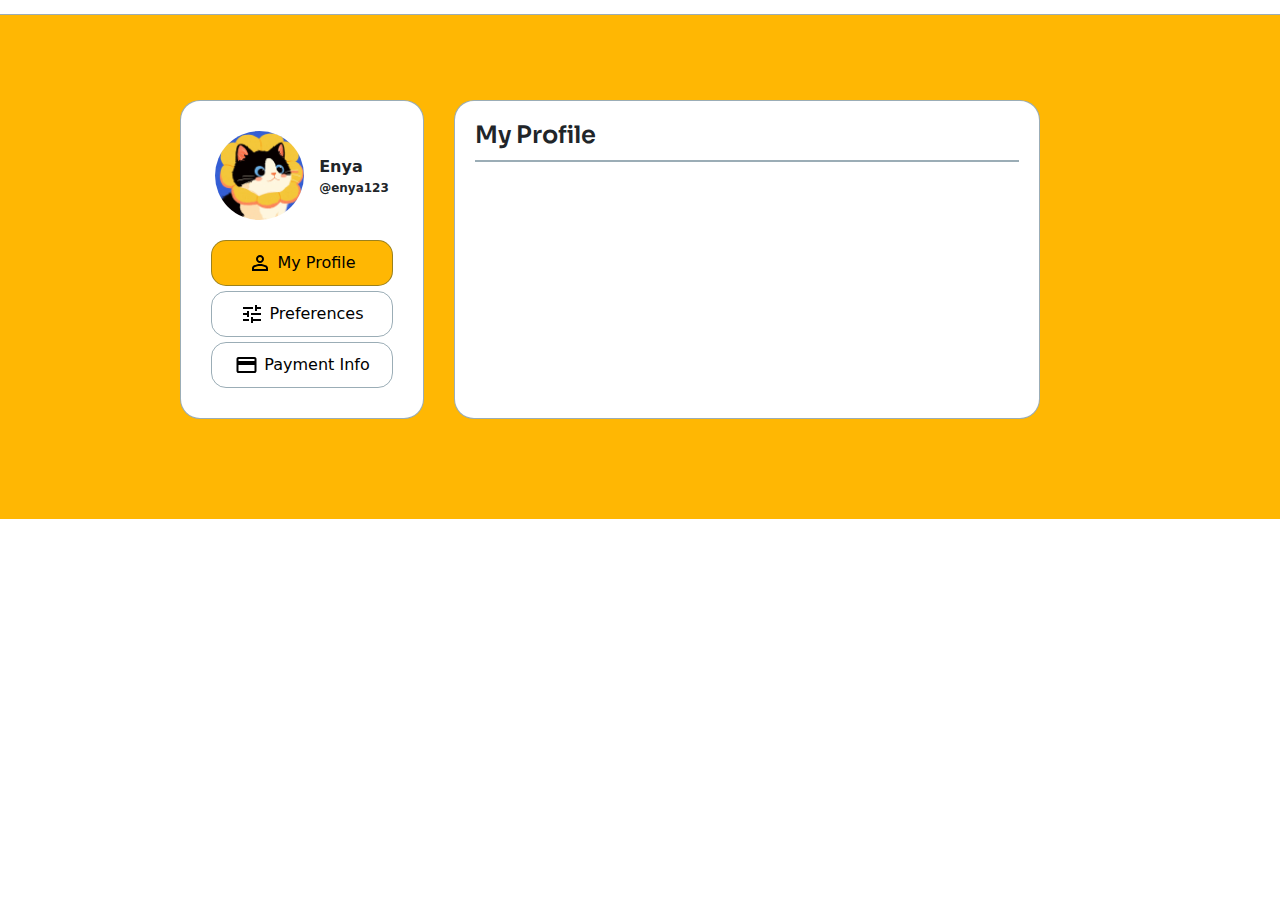
<file: html/settings.html>
<!DOCTYPE html>
<html lang="en">
<head>
  <meta charset="UTF-8">
  <meta name="viewport" content="width=device-width, initial-scale=1.0">
  <title>Document</title>
  <link rel="preconnect" href="https://fonts.googleapis.com">
  <link rel="preconnect" href="https://fonts.gstatic.com" crossorigin>
  <link href="https://fonts.googleapis.com/css2?family=Inter:ital,opsz,wght@0,14..32,100..900;1,14..32,100..900&family=Sora:wght@100..800&display=swap" rel="stylesheet">
  <link rel="preconnect" href="https://fonts.googleapis.com">
  <link rel="preconnect" href="https://fonts.gstatic.com" crossorigin>
  <link href="https://fonts.googleapis.com/css2?family=Inter:ital,opsz,wght@0,14..32,100..900;1,14..32,100..900&family=Sora:wght@100..800&display=swap" rel="stylesheet">

  <link rel="icon" type="image/png" href="images/logo.png">

  <!-- FONTS -->
    <!-- INTER -->
  <link rel="preconnect" href="https://fonts.googleapis.com">
  <link rel="preconnect" href="https://fonts.gstatic.com" crossorigin>
  <link href="https://fonts.googleapis.com/css2?family=Inter:ital,opsz,wght@0,14..32,100..900;1,14..32,100..900&display=swap" rel="stylesheet">

    <!-- SORA -->
  <link rel="preconnect" href="https://fonts.googleapis.com">
  <link rel="preconnect" href="https://fonts.gstatic.com" crossorigin>
  <link href="https://fonts.googleapis.com/css2?family=Inter:ital,opsz,wght@0,14..32,100..900;1,14..32,100..900&family=Sora:wght@100..800&display=swap" rel="stylesheet">

  <!--BOOTSTRAP-->
  <link href="https://cdn.jsdelivr.net/npm/bootstrap@5.3.0-alpha1/dist/css/bootstrap.min.css" rel="stylesheet">

  <!-- STYLES -->
  <link rel="stylesheet" href="/css/index.css">
  <link rel="stylesheet" href="/css/settings.css">

</head>
<body>
  <nav>
  </nav>

  <main>
    <div class="settings-section d-flex">

      <div class="settings-menu d-flex flex-column align-items-center">
        <div class="user-info d-flex align-items-center">
          <img class="profile-pic" src="/media/img/profile-pic.jpg" alt="">
          <div class="user-name-info">
            <div class="name">
              Enya
            </div>
            <div class="username">
              @enya123
            </div>
          </div>
        </div>

        <!-- MENU TABS -->

        <div class="menu-tabs d-flex flex-column nav nav-pills" role="tablist">
          <button class="menu-tab d-flex justify-content-center show active" data-bs-toggle="pill" data-bs-target="#my-profile" role="tab" aria-selected="true">
            <img src="/media/icons/profile.svg" alt="">
            <div>My Profile</div>
          </button>
          <button class="menu-tab d-flex justify-content-center" data-bs-toggle="pill" data-bs-target="#preferences" role="tab" aria-selected="false">
            <img src="/media/icons/preferences.svg" alt="">
            <div>Preferences</div>
          </button>
          <button class="menu-tab d-flex justify-content-center" data-bs-toggle="pill" data-bs-target="#payment-info" role="tab" aria-selected="false">
            <img src="/media/icons/payment.svg" alt="">
            <div>Payment Info</div>
          </button>
        </div>
      </div>

      <!-- TAB'S CONTENT -->
      <div class="tab-content tab-pane fade show active" id="my-profile" role="tabpanel">
        <div class="my-profile-container">
          <h3>My Profile</h3>
          <div class="line-div"></div>
        </div>
      </div>
      <div class="tab-content tab-pane fade" id="preferences" role="tabpanel">
      </div>
      <div class="tab-content tab-pane fade" id="payment-info" role="tabpanel">
      </div>
    </div>

  <!-- SCRIPT -->
  <script type="module" src="../js/views/Navbarview.js"></script>
</body>
</html>
</file>
<file: css/index.css>
/* GENERAL */
  h1, h2, h3 {
    font-family: Sora;
  }
  
/* NAV BAR */

nav {
  display: flex;
  align-items: center;
  justify-content: space-between;
  padding: 7px 65px;
  background-color: white;
  border-bottom: 1px solid #02304765;
  font-size: 16px;
  font-weight: 600;
  position: fixed;
  left: 0;
  right: 0;
  z-index: 1;
}

.left-side {
  display: flex;
  margin-right: 180px;
  gap: 30px;
}

.logo {
  position: absolute;
  transform: translateX(-50%);
  left: 50%;
}

/* UNLOGGED */

.login-nav-btn {
  padding: 8px 20px;
  background-color: #FFB703;
  border: 2px solid #FFB703;
  border-radius: 10px;
}

.register-nav-btn {
  padding: 8px 20px;
  background-color: transparent;
  border: 2px solid #FFB703;
  border-radius: 10px;
  color: #FFB703;
}

/* LOGGED */

.right-side {
  display: flex;
  align-items: center;
  gap: 5px;
}

.profile, .points, .notifications {
  display: flex;
  align-items: center;
  gap: 5px;
  cursor: pointer;
  padding: 10px;
}

.notifications-title {
  display: none;
}

.notifications:active {
  border: 1px solid #02304765;
  border-radius: 10px;
  background-color: #FFB703;
}

.notifications:hover .notifications-title {
  display: flex;
}

.dropdown {
  display: flex;
  align-items: center;
  flex-direction: column;
  cursor: pointer;
}

.profile {
  position: relative;
}

.dropdown-content {
  display: none;
  flex-direction: column;
  background-color: white;
  position: absolute;
  top: 50px;
  border: 1px solid #02304765;
  border-radius: 20px;
  padding: 10px;
}

.dropdown-content a {
  text-decoration: none;
  color: black;
  padding: 10px;
  width: 130px;
  font-size: 14px;
}

.dropdown-content a:hover {
  border: 1px solid #02304765;
  border-radius: 15px;
}

.dropdown:hover .dropdown-content {
  display: flex;
  
}

.numPoints {
  color: #FFB703;
}

/* MAIN */

main {
  background-color: #FFB703;
  padding: 100px 180px;
}


.planner-section {
  background-color: white;
  border: 1px solid #02304765;
  border-radius: 20px;
  padding: 40px;
}

.planner-section h1 {
  font-weight: 700;
  font-size: 48px;
  width: 500px;
  color: #023047;
}

.plan-trip-btn {
  background-color: #219EBC;
  font-weight: 600;
  border: 1px solid #02304765;
  border-radius: 10px;
}

/* FOOTER */
footer {
  background-color: #023047;
  padding: 25px 50px;
  display: flex;
  flex-direction: column;
  color: white;
  font-family: inter;
}

.footer-top {
  display: flex;
  gap: 170px;
}


footer h3 {
  font-family: Sora;
  margin: 0px 0px 10px 0px;
  font-size: 24px;
  font-weight: 700;
}

.footer-description {
  width: 500px;
  font-size: 14px;
  margin-top: 5px;
}

.navigation-footer, .contacts-footer {
  font-size: 14px;
}

.navigation-footer > div {
  margin-bottom: 10px;
}

.contacts-footer > div {
  margin-bottom: 10px;
}

.contact-info {
  text-decoration: underline;
}


hr {
  margin: 20px 0px;
  border: 1px solid white;
  width: 100%;
}

.bottom-footer {
  display: flex;
  font-size: 14px;
  font-weight: 300;
  justify-content: space-between;
}

.footer-links {
  display: flex;
  gap: 30px;
}

.footer-links > a {
  text-decoration: none;
  color: white;
  font-weight: 500;
}
</file>
<file: css/login.css>
body {
  background-color: #FFB703;
}

.login-container {
  background-color: white;
  width: 1133px;
  padding: 30px 20px;
  border-radius: 20px;
  border: 1px solid #02304765;
  gap: 50px;
}

.login-landing {
  gap: 50px;
}

.login-img {
  width: 218px;
}

h1 {
  font-weight: bold;
  font-size: 32px;
  margin: 0;
}

h3 {
  font-size: 24px;
  margin: 0;
}

/* FORM */

.login-form {
  gap: 5px;
  width: 364px;
}

form {
  width: 100%;
  gap: 5px;
}

.login-box-sub-title {
  font-weight: 500;
}

.form-input {
  padding: 10px 15px;
  border-radius: 10px;
  border: 1px solid #02304765;
  width: 100%;
}

.login-btn {
  border: 1px solid #02304765;
  padding: 10px;
  background-color: #FFB703;
  border-radius: 10px;
  font-weight: 600;
  font-size: 14px;
}

a {
  text-decoration: none;
  color: black;
}

.register-link,
.forgot-password-link {
  font-weight: 600;
  font-size: 14px;
}

.register-link a {
  color: #FFB703;
}


/* REGISTER */

.username-name {
  gap: 10px;
}

.accept-terms {
  gap: 10px;
}
</file>
<file: assets/styles/profile.css>
body {
  font-family: "Inter", sans-serif;
  background-color: #FFB703;
  margin: 0;
}

/* NAV BAR */

nav {
  display: flex;
  align-items: center;
  justify-content: space-between;
  border-bottom: 1px solid #02304744; /* colocar corretamente a opacidade */
  padding: 10px 60px;
  background-color: white;
}

.left-side-header {
  display: flex;
  gap: 40px;
  font-weight: 600;
  font-size: 16px;
  margin-right: 200px;
}

.logo {
  width: 50px;
  display: flex;
  cursor: pointer;
}

.right-side-header {
  display: flex;
  font-size: 14px;
  font-weight: 600;
  align-items: center;
  gap: 30px;
}

.nav-icons {
  width: 24px;
}

.points,
.profile {
  display: flex;
  align-items: center;
  gap: 5px;
  cursor: pointer;
}

.points {
  color: #FFB703;
  gap: 10px;
}

/* MAIN */

main {
  margin: 30px 200px;
}

.profile-header {
  display: flex;
  background-color: white;
  border-radius: 20px;
  padding: 20px 30px;
  align-items: center;
}

.profile-pic {
  width: 90px;
  border-radius: 50px;
  margin-right: 30px;
}

.profile-name {
  font-size: 16px;
  font-weight: 600;
  margin-bottom: 2px;
}

.profile-username {
  font-size: 12px;
  font-weight: 500;
}

/* ACHIEVEMENTS BTN */
</file>
<file: css/admin.css>
.search {
  border: 1px solid #02304765;
  padding: 5px 10px;
  border-radius: 10px;
  gap: 5px;
}

.search input {
  border: none;
  outline: none;
}
</file>
<file: css/dailyMission.css>
* {
  padding: 0;
  margin: 0;
}

.game {
  display: flex;
  width: 835px;
  height: 279px;
  background-image: url(../media/img/daily-mission-background.png);
  border: 1px solid black;
  justify-content: space-between;
  overflow: hidden;
}

.airplane {
  position: relative;
  top: 35%;
  left: 20px;
}

.up-animation {
  animation: jump-up 500ms linear;
}

.down-animation {
  animation: jump-down 500ms linear;
}

.obstacles {
  position: relative;
  top: 20%;
}

.obstacles-first-line,
.obstacles-second-line {
  position: relative;
  display: flex;
  gap: 220px;
  animation: obstacles 8s infinite linear;
}

@keyframes jump-up {
  0% {top: 20%;}
  100% {top: 20%;}
}

@keyframes jump-down {
  0% {top: 50%;}
  100% {top: 50%;}
}

@keyframes obstacles {
    0%{left:835px;}
    100%{left:-835px;}
}
</file>
<file: css/planner.css>
/* APPLIED TO ALL */

.line-div {
  margin: 10px 0px;
  height: 1px;
  background-color: #02304765;
}

body {
  background-color: #FFB703;
}

main {
  padding: 55px 0px 0px 0px !important;
}

.tab-content {
  padding: 40px 180px;
}

/* STEPS NAV */
.steps-nav {
  display: flex;
  justify-content: center;
  padding: 20px;
  border: 1px solid #02304765;
  background-color: white;
  flex-wrap: nowrap;
}

.steps-box {
  display: flex;
  align-items: center;
  flex-direction: column;
  gap: 10px;
  z-index: 1;
}

.steps-container {
  position: relative;
  gap: 200px;
}

.connection-line {
  left: 30px;
  top: 17%;
  position: absolute;
  display: flex;
  width: 95%;
  height: 3px;
  background-color: #FFB703;
}

.step-title {
  font-size: 12px;
  font-weight: 700;
  width: 70px;
  text-align: center;
}

.steps-btn {
  font-size: 12px;
  font-weight: 600;
  padding: 5px 14px;
  background-color: #FFB703;
  border-radius: 50px;
  width: 27px;
  display: flex;
  justify-content: center;
  border: none;
}

.steps-btn.active {
  background-color: #FF6E1F;
}

/* STEP ONE */
#step-one.tab-pane.show.active {
  display: flex;
  gap: 50px;
}

.travelers {
  background-color: white;
  width: 730px;
  border-radius: 0px 0px 20px 20px;
  border: 1px solid #02304765;
  padding: 20px;
  gap: 10px;
}

.travelers-title {
  background-color: #219EBC;
  padding: 15px 20px;
  border-radius: 20px 20px 0px 0px;
  width: 730px;
  font-family: Sora;
  font-weight: 600;
}

.traveler-card,
.add-traveler {
  background-color: white;
  width: 130px;
  height: 170px;
  display: flex;
  flex-direction: column;
  align-items: center;
  justify-content: center;
  gap: 10px;
  padding: 20px;
  border-radius: 15px;
  border: 1px solid #02304765;
  box-shadow: 0px 2px 4px 0px rgba(2, 48, 71, 0.2);
}

.traveler-name,
.add-traveler-txt {
  font-weight: 600;
}

.traveler-pic {
  width: 85px;
}

.traveler-pic img {
  width: 100%;
  object-fit: cover;
  border-radius: 100px;
}

/* ADD TRAVELER */
.add-traveler {
  gap: 20px;
  cursor: pointer;
}

.add-traveler:hover {
  background-color: #219EBC;
}

.add-traveler-txt {
  text-align: center;
  width: 100px;
}

.add-traveler-icon {
  width: 33px;
}

/* TRAVELERS QUANTITY */

.travelers-count,
.date-count {
  font-size: 24px;
  font-weight: 700;
}

.travelers-quantity,
.date-values {
  background-color: white;
  border-radius: 20px;
  padding: 25px 30px;
  width: 355px;
  height: fit-content;
  border: 1px solid #02304765;
  box-shadow: 0px 2px 4px 0px rgba(2, 48, 71, 0.2);
}

.remove-all-travelers {
  display: flex;
  justify-content: flex-end;
  text-decoration: underline;
}

/* STEP TWO */

.destination {
  background-color: white;
  border: 1px solid #02304765;
  box-shadow: 0px 2px 4px 0px rgba(2, 48, 71, 0.2);
  border-radius: 20px;
  padding: 25px 30px;
  width: 1132px;
  gap: 20px;
}

label {
  font-size: 14px;
  font-weight: 600;
}

.place-of-departure,
.departure-input {
  border-radius: 15px;
  border: 1px solid #02304765;
  box-shadow: 0px 2px 4px 0px rgba(2, 48, 71, 0.2);
  padding: 10px 20px;
  font-size: 14px;
  width: 220px;
}

.destination-top-section,
.tourism-type-top-section {
  gap: 10px;
  align-items: center;
}

.random-btn {
  display: flex;
  background-color: #219EBC;
  border: 1px solid #02304765;
  border-radius: 10px;
  padding: 5px 10px;
  width: min-content;
  gap: 10px;
  align-items: center;
  justify-content: center;
}

.random-icon img {
  object-fit: cover;
  width: 20px;
}

.random-text {
  color: #023047;
  font-weight: 600;
  font-size: 14px;
}

/* TYPES OF TOURISM */
.selected{
  outline: 3px solid #FFB703;
}

.tourism-type-card {
  border: 1px solid #02304765;
  box-shadow: 0px 2px 4px 0px rgba(2, 48, 71, 0.2);
  width: 130px;
  padding: 10px;
  font-weight: 600;
  gap: 10px;
  border-radius: 20px;
  cursor: pointer;
}

.tourism-type {
  position: relative;
  width: 100%;
}

.tourism-type-selection {
    gap: 10px;
    width: 100%;
    overflow: hidden;
    padding: 10px 30px;
}

/* SCROLL BUTTONS */
.scroll-btns {
  position: absolute;
  display: flex;
  top: 50%;
  transform: translateY(-50%);
  justify-content: space-between;
  width: 100%;
  padding: 5px;
  left: 0;
}

.scroll-btn-right, .scroll-btn-left {
  background-color: white;
  border: 1px solid #02304765;
  box-shadow: 0px 2px 4px 0px rgba(2, 48, 71, 0.2);
  padding: 10px 12px;
  border-radius: 30px;
  cursor: pointer;
}

.scroll-btn-left {
  transform: rotate(180deg);
}

/* DESTINATION */

.destination-container {
  position: relative;
}

.destination-selection-box {
  position: absolute;
  background-color: white;
  border: 1px solid #02304765;
  border-radius: 20px;
  padding: 20px;
  gap: 10px;
  width: 555px;
  flex-direction: column;
  left: 140px;
  bottom: 0px;
  display: none;
}

.destination-title {
  font-size: 16px;
  text-align: start;
}

.close-btn {
  cursor: pointer;
}

.search-bar {
  border: 1px solid #02304765;
  padding: 5px 10px;
  border-radius: 10px;
  gap: 5px;
}

.search-input {
  border: none;
}

.destination-selection {
  width: 130px !important;
  height: 130px;
  border-radius: 20px !important;
  position: relative;
  border: 1px solid #02304765;
  cursor: pointer;
}

.destination-selection:hover {
  background-color: #219EBC;
}

.destination-selection-section {
  position: relative;
}

.destination-card-section {
  gap: 10px;
  overflow: hidden;
  padding: 10px;
}

.destination-card {
  border-radius: 15px;
  border: 1px solid #02304765;
  width: 155px;
  height: 180px;
  gap: 5px;
  flex: 0 0 145px;
  padding: 7px;
  cursor: pointer;
}

.destination-img {
  width: 135px;
  height: 135px;
  border-radius: 10px;
}

.selected-destination-img {
  object-fit: cover;
  width: 100%;
  height: 100%;
  border-radius: 20px;
}


/* STEP THREE */

.date-section {
  gap: 50px;
}

.date-info {
  gap: 5px;
}

.date-values {
  gap: 10px;
}

.date-range {
  margin-bottom: 5px;
}

.date-count,
.date-range {
  margin: 0;
}

.flatpickr-calendar {
  width: 55% !important;
  border-radius: 20px;
  font-family: Inter;
  border: 1px solid #02304765;
  box-shadow: 0px 2px 4px 0px rgba(2, 48, 71, 0.2);
}

.flatpickr-months {
  border-radius: 20px 20px 0px 0px;
  background-color: #219EBC;
  padding: 10px;
  font-family: Sora;
  font-size: 16px;
  font-weight: 600;
}

.flatpickr-innerContainer {
  width: 100% !important;
}

.flatpickr-rContainer {
  width: 100% !important;
  padding: 10px;
}

.flatpickr-days {
  width: auto !important;
}

.flatpickr-day.selected {
  outline: 3px solid #219EBC;
  z-index: 1;
}

.flatpickr-day.selected.startRange, 
.flatpickr-day.startRange.startRange, 
.flatpickr-day.endRange.startRange {
    border-radius: 100%;
    border: 3px solid #219EBC;
    -webkit-box-shadow: -5px 0 0 #219EBC, 5px 0 0 #219EBC;
}

.flatpickr-day.selected, 
.flatpickr-day.startRange, 
.flatpickr-day.endRange, 
.flatpickr-day.selected.inRange, 
.flatpickr-day.startRange.inRange, 
.flatpickr-day.endRange.inRange, 
.flatpickr-day.selected:focus, 
.flatpickr-day.startRange:focus, 
.flatpickr-day.endRange:focus, 
.flatpickr-day.selected:hover, 
.flatpickr-day.startRange:hover, 
.flatpickr-day.endRange:hover, 
.flatpickr-day.selected.prevMonthDay, 
.flatpickr-day.startRange.prevMonthDay, 
.flatpickr-day.endRange.prevMonthDay, 
.flatpickr-day.selected.nextMonthDay, 
.flatpickr-day.startRange.nextMonthDay, 
.flatpickr-day.endRange.nextMonthDay {
    background: #023047;
    -webkit-box-shadow: none;
    box-shadow: none;
    color: #fff;
    border-color: #219EBC;
}

.flatpickr-day.selected.endRange, .flatpickr-day.startRange.endRange, .flatpickr-day.endRange.endRange {
    border-radius: 100%;
}
.flatpickr-day.inRange {
    background-color: #219EBC;
}

/* STEP FOUR */

.sugestions {
  background-color: white;
  width: 1136px;
  border-radius: 20px;
  border: 1px solid #02304765;
  padding: 20px 15px;
}

.row {
  gap: 5px;
  margin-bottom: 5px;
}

.suggestions-flights-grid,
.suggestions-stays-grid,
.suggestions-festivals-grid {
  gap: 10px;
  display: grid;
  grid-template-columns: 1fr 1fr 1fr;
  margin-bottom: 10px;
}

.sugestions-category-contents.tab-content {
  padding: 0px 20px 0px 0px;
  justify-content: flex-end;
  width: 100%;
}

/* SUGESTIONS CATEGORY TAB */

.sugestion-category {
  border: 1px solid #02304765;
  border-radius: 15px;
  padding: 5px;
  gap: 5px;
}

.category-tab {
  border: 1px solid #02304765;
  border-radius: 10px;
  padding: 10px;
  gap: 5px;
  background-color: transparent;
}

.tab-label {
  font-size: 14px;
  font-weight: 500;
  display: none;
}

.category-tab.active .tab-label {
  display: flex;
}

.category-tab.active {
  flex-grow: 1;
  background-color: #FFB703;
}

/* FILTER */

.filters {
  border-right: 1px solid #02304765;
  padding-right: 10px;
  width: 230px;
  flex-shrink: 0;
}

.filters .tab-content {
  padding: 0px;
}

.checkboxes {
  gap: 3px;
}

.btn-outline-primary {
  border: 1px solid #02304765;
  color: #023047;
  border-radius: 10px;
  font-size: 14px;
  font-weight: 500;
  width: fit-content;
}

/* RANGE FORMS */
.form-range::-webkit-slider-runnable-track {
  background-color: transparent;
  border: 1px solid #02304765;
}

.form-range::-webkit-slider-thumb {
  background-color: #FFB703;
}

.times-tab {
  gap: 5px;
  padding: 5px;
  border: 1px solid #02304765;
  border-radius: 15px;
}

.times-btn-tab {
  gap: 5px;
  font-size: 14px;
  border: 1px solid #02304765 !important;
  border-radius: 10px !important;
  color: black;
  padding: 5px 10px;
  cursor: pointer;
  background-color: transparent;
}

.times-btn-tab.active {
  background-color: #FFB703;
}


/* FLIGHT CARD */

.flight-card,
.stay-card,
.festival-card {
  width: 262px;
  border: 1px solid #02304765;
  padding: 15px;
  gap: 7px;
  border-radius: 20px;
  justify-content: center;
  align-items: center;
  box-shadow: 0px 2px 4px 0px rgba(2, 48, 71, 0.2);
}

.flight-destination,
.stay-title {
  font-size: 16px;
  font-weight: 600;
  margin: 0;
  width: 100%;
}

.flight-info {
  gap: 10px;
  font-size: 14px;
  font-weight: 500;
}

.flight-airline-img {
  width: 35px;
  height: 35px;
}

.flight-bottom {
  width: 100%;
  display: flex;
  justify-content: space-between;
  align-items: center;
}

.favorite-select {
  gap: 10px;
}

.favorite {
  cursor: pointer;
}

.cabin-sugestion,
.price-meter {
  font-size: 12px;
}

.select-btn {
  display: flex;
  gap: 5px;
  padding: 7px 15px;
  border-radius: 10px;
  border: 1px solid #02304765;
  background-color: #FFB703;
  font-weight: 500;
  cursor: pointer;
}

.flight-card .select-btn img.checked {
  display: flex;
}

.flight-card .select-btn img:not(.checked) {
  display: none;
}

/* STAY CARD */
.stay-img {
  width: 223.5px;
  height: 149px;
  border-radius: 15px;
}

.see-details {
  width: 100%;
  font-size: 14px;
  font-weight: 600;
  text-decoration: underline;
  cursor: pointer;
}

.rating {
  gap: 10px;
  text-align: start;
  width: 100%;
}

.rating-num {
  padding: 5px 10px;
  background-color: #FFB703;
  border-radius: 10px;
  font-size: 12px;
  font-weight: 600;
}

.rating-grade {
  font-size: 14px;
  font-weight: 600;
}

.price {
  font-weight: 600;
}


/* STEP FIVE */

.payment-section {
  width: 100%;
  gap: 30px;
}

.checkout {
  background-color: white;
  padding: 20px;
  width: 329px;
  border: 1px solid #02304765;
  border-radius: 20px;
  gap: 10px;
  height: fit-content;
}

.checkout-title {
  font-size: 24px;
  font-weight: 600;
  margin: 0;
}

.order-summary {
  font-size: 16px;
  font-weight: 600;
}

.summary {
  font-size: 14px;
}

.sub-total-quantity,
.discount-quantity {
  font-weight: bold;
}

.total-title,
.total-quantity {
  font-weight: 700;
}

.total-title {
  font-size: 16px;
}

.total-quantity {
  font-size: 20px;
}

.checkout-btn-group {
  gap: 10px;
}

.checkout-btn,
.coupon-btn {
  border-radius: 10px;
  gap: 5px;
  padding: 7px 10px;
}

.checkout-btn {
  font-size: 14px;
  color: black;
  font-weight: 500;
  background-color: #FFB703;
  border: 2px solid #FFB703;
}

.coupon-btn {
  font-size: 14px;
  color: #FFB703;
  font-weight: 500;
  border: 2px solid #FFB703;
  background-color: transparent;
}

.cart-section {
  background-color: white;
  padding: 25px;
  border: 1px solid #02304765;
  border-radius: 20px;
  height: fit-content;
  width: 773px;
}

.cart-items {
  gap: 15px;
}

.cart-item {
  border: 1px solid #02304765;
  padding: 5px 15px;
  gap: 20px;
  border-radius: 15px;
}

.item-title,
.item-category,
.item-date,
.item-location,
.item-price {
  display: flex;
  justify-content: center;
  width: 130px;
  font-weight: 500;
  font-size: 14px;
}

.cart-item-container {
  position: relative;
}

.remove-item {
  position: absolute;
  top: -8px;
  right: -8px;
  background-color: rgba(190, 190, 190, 0.903);
  border-radius: 100%;
  cursor: pointer;
  width: 20px;
  height: 20px;
  display: flex;
  justify-content: center;
  align-items: center;
}

.remove-item img {
  width: 17px;
}

.see-details-btn {
  border: 1px solid #02304765;
  border-radius: 10px;
  background-color: #FFB703;
  padding: 7px 10px;
  font-weight: 600;
  font-size: 14px;
  width: 100%;
  max-width: max-content;
  gap: 5px;
}

.cart-items p {
  margin: 0;
}
</file>
<file: css/profile.css>
/* APPLIED TO ALL */
input::placeholder {
  border: none;
}

a:focus,
a:active {
  outline: none;
  box-shadow: none;
}

button {
  background-color: transparent;
}

/* PROFILE HEADER */

.profile-header {
  background-color: white;
  border: 1px solid #02304765;
  border-radius: 20px;
  padding: 20px 30px;
  display: flex;
  gap: 20px;
  justify-content: space-between;
  margin-bottom: 10px;
}

.profile-pic {
  width: 100px;
}

.profile-pic img {
  width: 100%;
  border-radius: 100%;
}

.profile-box {
  display: flex;
  gap: 20px;
  align-items: center;
}

.profile-info {
  font-weight: 600;
  font-size: 16px;
}

.collectables {
  display: flex;
  gap: 5px;
  height: 100px;
}

.achievements, .countries-visited {
  display: flex;
  align-items: center;
  border: 1px solid #02304765;
  border-radius: 15px;
  gap: 10px;
  padding: 10px 15px;
  font-weight: 600;
  width: 280px;
}

.achievements.active, .countries-visited.active {
  background-color: #219EBC;
}

.achievements-title, .countries-visited-title, .total-friends-title {
  width: 120px;
  font-weight: 700;
  font-family: inter;
  text-align: left;
}

.achievement-title-box {
  display: flex;
  align-items: center;
  margin-bottom: 5px;
}

.achievements-total, .countries-visited-total, .total-friends-count {
  padding: 3px 12px;
  background-color: #FFB703;
  border-radius: 10px;
  font-weight: 600;
}

.progress {
  width: 100%;
  height: 10px;
}

.progress-bar {
  background-color: #FFB703;
}

.progress-value {
  font-family: inter;
  font-size: 12px;
  font-weight: 600;
}

.achievements-categories.active {
  background-color: #FFB703;
}

.achievements-categories.active .progress-bar,
.achievements-categories.active .countries-visited-total {
  background-color: #219EBC;
}

.achievements-categories.active .countries-visited-total {}

.img-container {
  width: 77px;
  height: 77px;
  display: flex;
  justify-content: center;
}

.img-container img {
  object-fit: cover;
}

.total-friends {
  display: flex;
  align-items: center;
  gap: 10px;
}

.div-header {
  border: 1px solid black;
  height: 100%;
  width: 0;
  margin: 0px 10px;
}

/* PROFILE MAIN */ 

.profile-main {
  background-color: white;
  border: 1px solid #02304765;
  border-radius: 20px;
  padding: 20px 30px;
}

.achievements-section {
  flex-wrap: nowrap;
  background-color: white;
  border: 1px solid #02304765;
  box-shadow: inset 0px 2px 4px 0px rgba(2, 48, 71, 0.2);
  border-radius: 20px;
  display: flex;
  justify-content: center;
  gap: 10px;
  padding: 20px;
  margin-bottom: 10px;
}

.achievements-categories {
  background-color: white;
  border: 1px solid #02304765;
  box-shadow: 0px 2px 4px 0px rgba(2, 48, 71, 0.2);
  border-radius: 15px;
  padding: 10px 20px;
  min-width: 100px;
}

/* CARDS PER CATEGORY */

.achievement-cards-section {
  background-color: white;
  border: 1px solid #02304765;
  box-shadow: inset 0px 2px 4px 0px rgba(2, 48, 71, 0.2);
  border-radius: 20px;
  padding: 20px 35px;
  gap: 10px;
  width: 100%;
  overflow: hidden;
}

.achievements-cards-category-content {
  position: relative;
}

.achievement-card {
  background-color: white;
  border: 1px solid #02304765;
  box-shadow: 0px 2px 4px 0px rgba(2, 48, 71, 0.2);
  border-radius: 15px;
  width: 188px;
  padding: 20px;
  align-items: center;
  gap: 10px;
  height: 235px;
  justify-content: center;
  display: flex;
  flex-direction: column;
  flex: 0 0 188px;
}

.achievement-card.country.disabled {
  opacity: 0.65; /* Torna o card mais transparente */
  pointer-events: none; /* Impede interações do rato (cliques, hover, etc.) */
  cursor: default; /* Mostra o cursor padrão em vez de, por exemplo, uma mãozinha */
}

.achievement-card.country .img-container {
  width: 100px; /* Define a largura desejada para o contentor da imagem */
  height: 75px; /* Define a altura desejada para o contentor da imagem */
  overflow: hidden; /* Garante que a imagem não transborde do contentor */
  margin-bottom: 10px; /* Espaço entre a imagem e o título do país */
  display: flex; /* Para centralizar a imagem se ela for menor que o container */
  justify-content: center;
  align-items: center;
  border-radius: 4px; /* Opcional: para arredondar as bordas do container da imagem */
}

.achievement-card.country .img-container img {
  width: 100%; /* Faz a imagem ocupar toda a largura do seu contentor (.img-container) */
  height: 100%; /* Faz a imagem ocupar toda a altura do seu contentor (.img-container) */
  object-fit: cover; /* Esta propriedade é muito útil:
                        - 'cover': Redimensiona a imagem para manter a sua proporção enquanto preenche
                                   todo o contentor. Alguma parte da imagem pode ser cortada.
                        - 'contain': Redimensiona a imagem para manter a sua proporção enquanto
                                     tenta caber toda dentro do contentor. Pode deixar espaços vazios.
                        - 'fill': Estica a imagem para preencher o contentor, ignorando a proporção.
                        - 'scale-down': Compara 'contain' e o tamanho original, e escolhe o menor.
                     */
  display: block; /* Remove qualquer espaço extra abaixo da imagem */
}

.country {
  display: flex;
  gap: 30px;
}

.achievement-card h3 {
  font-size: 16px;
  margin: 0;
}

.achievement-card p {
  font-size: 14px;
  text-align: center;
  margin: 0;
}

/* SCROLL BUTTONS */
.scroll-btns {
  position: absolute;
  display: flex;
  top: 50%;
  transform: translateY(-50%);
  justify-content: space-between;
  width: 100%;
  padding: 5px;
}

.scroll-btn-right, .scroll-btn-left {
  background-color: white;
  border: 1px solid #02304765;
  padding: 10px 12px;
  border-radius: 30px;
  cursor: pointer;
}

.scroll-btn-left {
  transform: rotate(180deg);
}

/* USER PROFILE MENU */
.other-user-resources {
  gap: 10px;
}

.user-profile-main-menu {
  gap: 5px;
  display: flex;
  flex-direction: column;
  padding: 10px;
  border: 1px solid #02304765;
  box-shadow: inset 0px 2px 4px 0px rgba(2, 48, 71, 0.2);
  border-radius: 15px;
  width: 260px;
  height: fit-content;
}

.main-menu-tab {
  gap: 10px;
  font-size: 14px;
  font-weight: 600;
  border: 1px solid #02304765;
  border-radius: 10px;
  padding: 10px;
  display: flex;
  justify-content: center;
  cursor: pointer;
  background-color: transparent;
}

.main-menu-tab.active {
  background-color: #FFB703;
}

/* FRIEND LIST */
.friend-list {
  gap: 10px;
}

.friend-card {
  border: 1px solid #02304765;
  box-shadow: 0px 2px 4px 0px rgba(2, 48, 71, 0.2);
  border-radius: 15px;
  width: 184px;
  height: 184px;
  gap: 5px;
}

.friend-pic {
  width: 89px;
  height: 89px;
  border-radius: 178px;
}

.friend-name {
  font-size: 16px;
}

.friend-username {
  font-size: 12px;
}

/* TRIP HISTORY */
.trip-history {
  gap: 10px;
}

.trip-card {
  gap: 10px;
  font-size: 14px;
  border: 1px solid #02304765;
  box-shadow: 0px 2px 4px 0px rgba(2, 48, 71, 0.2);
  border-radius: 15px;
  padding: 15px;
  font-weight: 500;
  height: fit-content;
}

.destination-view-img {
  width: 210px;
}

.history-destination {
  font-size: 16px;
  font-weight: 700;
  margin: 0;
}

.traveler-pic {
  width: 30px;
  height: 30px;
  border-radius: 60px;
}

.destination-date {
  gap: 2px;
}

.see-details {
  text-decoration: underline;
  cursor: pointer;
}

/* PENDING TRIP */

.pending-trips-container {
  position: relative;
}

.pending-trip-btn {
  text-decoration: none;
  background-color: #FFB703;
  display: flex;
  justify-content: center;
  padding: 10px;
  border-radius: 10px;
  border: 1px solid #02304765;
  color: black;
}

.pending-trip-btn:hover {
  background-color: transparent;
}

/* COUPON SHOP */
.coupons-section {
  gap: 10px;
  width: 100%;
}

.coupon-card {
  border: 1px solid #02304765;
  box-shadow: 0px 2px 4px 0px rgba(2, 48, 71, 0.2);
  border-radius: 15px;
  gap: 10px;
  width: 188px;
  height: 235px;
}

.discount-value {
  font-weight: 500;
}

.points-price {
  border: 1px solid #02304765;
  box-shadow: 0px 2px 4px 0px rgba(2, 48, 71, 0.2);
  background-color: #FFB703;
  border-radius: 10px;
  padding: 10px 20px;
  gap: 5px;
}

.points-value {
  font-weight: 600;
}
</file>
<file: css/settings.css>
.settings-section {
  gap: 30px;
}

.settings-menu {
  background-color: white;
  padding: 30px;
  border-radius: 20px;
  gap: 20px;
  border: 1px solid #02304765;
  border-radius: 20px;
  width: fit-content;
}

.user-info {
  gap: 15px;
  font-size: 16px;
  font-weight: 600;
}

.profile-pic {
  width: 89px;
  border-radius: 100%;
}

.username {
  font-size: 12px;
}

.menu-tabs {
  gap: 5px;
}

.menu-tab {
  width: 182px;
  padding: 10px;
  background-color: transparent;
  border: 1px solid #02304765;
  border-radius: 15px;
  gap: 5px;
  font-weight: 500;
}

.menu-tab.active {
  background-color: #FFB703;
}

/* MY PROFILE */

#my-profile {
  background-color: white;
  width: 100%;
  padding: 20px;
  border-radius: 20px;
  border: 1px solid #02304765;
}

#my-profile h3 {
  font-size: 24px;
  font-weight: 600;
  margin: 0 0 10px;
}

.line-div {
  border: 1px solid #02304765;
  height: 0.5px;
  width: 100%;
}
</file>
